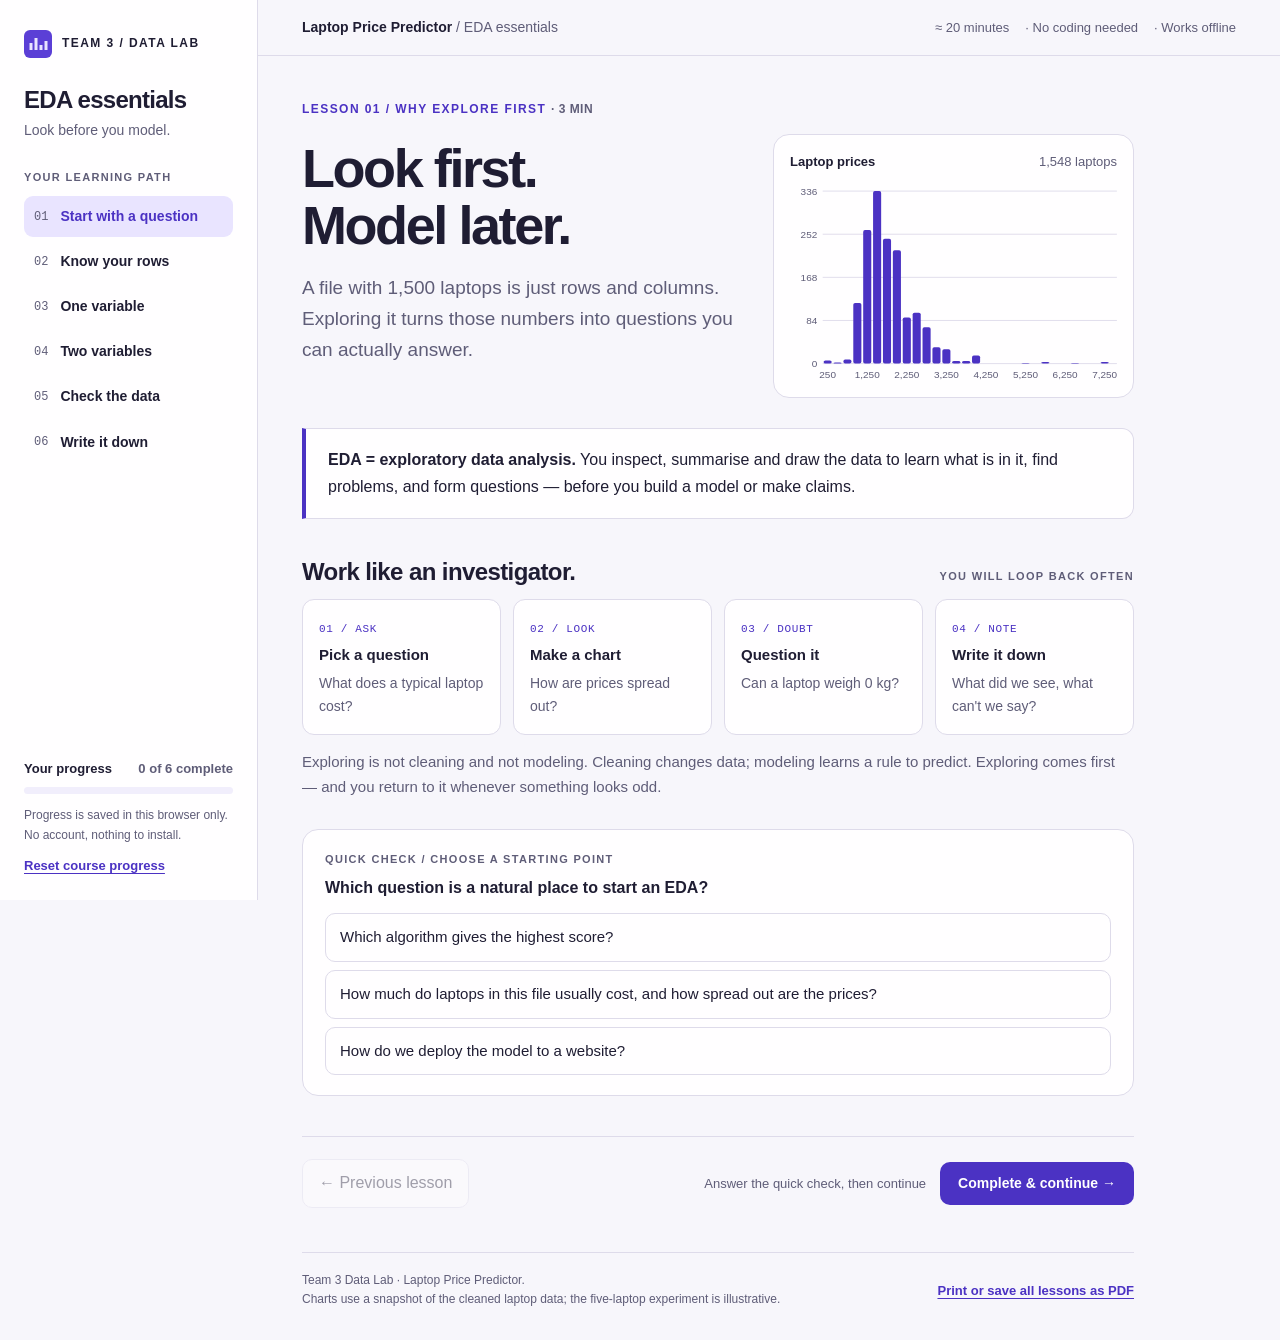
<file: courses/eda/index.html>
<!doctype html>
<html lang="en" class="no-js">
<head>
  <meta charset="utf-8">
  <meta name="viewport" content="width=device-width, initial-scale=1">
  <meta name="description" content="A short, hands-on introduction to exploratory data analysis, using real laptop prices. Six lessons. No coding required. Works offline.">
  <link rel="icon" href="data:image/svg+xml,%3Csvg xmlns='http://www.w3.org/2000/svg' viewBox='0 0 32 32'%3E%3Crect width='32' height='32' rx='6' fill='%235b3fd6'/%3E%3Cpath d='M8 22V12M14 22V8M20 22v-6M26 22V14' stroke='%23e9e4ff' stroke-width='3'/%3E%3C/svg%3E">
  <title>EDA essentials · Team 3 Data Lab</title>
  <style>
    :root{--paper:#f7f6fb;--white:#fffeff;--ink:#1f1d33;--muted:#5f5d78;--line:#dedbea;--violet:#4b32c3;--lilac:#e9e4ff;--pale:#f1eefc;--orange:#b5560f;--warm:#fbefe3;--green:#0f7f6f;--side:258px}
    *{box-sizing:border-box}html{scroll-behavior:smooth}body{margin:0;color:var(--ink);background:var(--paper);font:16px/1.65 -apple-system,BlinkMacSystemFont,"Segoe UI",sans-serif}button,input,textarea,select{font:inherit}button,a,input,textarea{-webkit-tap-highlight-color:transparent}a{color:var(--violet);text-underline-offset:3px}
    .skip{position:fixed;left:20px;top:-80px;background:var(--ink);color:white;padding:12px 20px;z-index:10}.skip:focus{top:12px}
    .sidebar{position:fixed;inset:0 auto 0 0;width:var(--side);padding:30px 24px 22px;border-right:1px solid var(--line);background:var(--white);display:flex;flex-direction:column;overflow-y:auto}
    .brand{display:flex;align-items:center;gap:10px;color:var(--ink);text-decoration:none;font-size:12px;font-weight:750;letter-spacing:.12em}.brand svg{width:28px;height:28px;flex:none}
    .side-title{font-size:24px;font-weight:750;letter-spacing:-.03em;margin:28px 0 0;line-height:1.2}.side-sub{color:var(--muted);margin:4px 0 26px;font-size:14px}
    .tiny-label{display:block;font-size:11px;font-weight:750;letter-spacing:.12em;text-transform:uppercase;color:var(--muted)}
    .lesson-nav{list-style:none;margin:10px 0 0;padding:0;display:grid;gap:4px}.lesson-nav a{display:flex;align-items:center;gap:12px;padding:9px 10px;border-radius:9px;text-decoration:none;color:var(--ink);font-size:14px;font-weight:600}
    .lesson-nav a:hover{background:var(--pale)}.lesson-nav a[aria-current="step"]{background:var(--lilac);color:var(--violet)}
    .step-num{font:12px ui-monospace,SFMono-Regular,Consolas,monospace;color:var(--muted)}.step-name{flex:1}.done-dot{width:9px;height:9px;border-radius:50%;background:var(--green)}
    .side-bottom{margin-top:auto;padding-top:24px}.progress-meta{display:flex;justify-content:space-between;font-size:13px;font-weight:650;margin-bottom:8px}.progress-meta span:last-child{color:var(--muted)}
    .progress-track{height:7px;background:var(--pale);border-radius:9px;overflow:hidden}.progress-fill{height:100%;width:0;background:var(--violet);transition:width .35s}
    .sidebar-note{color:var(--muted);font-size:12px;margin:12px 0 6px}.text-button{border:0;background:none;color:var(--violet);padding:0;cursor:pointer;font-size:13px;font-weight:650;text-decoration:underline;text-underline-offset:3px}
    .page{margin-left:var(--side);min-height:100vh}.topbar{display:flex;justify-content:space-between;align-items:center;gap:16px;flex-wrap:wrap;padding:16px 44px;border-bottom:1px solid var(--line);background:rgba(247,246,251,.92);position:sticky;top:0;z-index:4;backdrop-filter:blur(8px)}
    .breadcrumb{font-size:14px;font-weight:650}.breadcrumb span{color:var(--muted);font-weight:500}.course-meta{display:flex;gap:16px;font-size:13px;color:var(--muted)}.course-meta span::before{content:"· ";}.course-meta span:first-child::before{content:""}
    .shell{max-width:920px;padding:44px 44px 30px;outline:none}.lesson{display:none}.lesson.active{display:block;animation:in .35s ease}@keyframes in{from{opacity:0;transform:translateY(8px)}to{opacity:1;transform:none}}
    .no-js .lesson{display:block;margin-bottom:70px}
    .eyebrow{font-size:12px;font-weight:750;letter-spacing:.12em;text-transform:uppercase;color:var(--violet);margin:0 0 14px}.eyebrow span{color:var(--muted);letter-spacing:.04em}
    h1{font-size:clamp(34px,5vw,54px);line-height:1.05;letter-spacing:-.045em;margin:0 0 18px;outline:none}h2{font-size:24px;letter-spacing:-.025em;line-height:1.25;margin:38px 0 12px}h3{font-size:17px;margin:0 0 6px}
    .lead{font-size:19px;color:var(--muted);max-width:640px;margin:0 0 26px}.small{font-size:15px;color:var(--muted)}
    .intro-grid{display:grid;grid-template-columns:1.1fr .9fr;gap:30px;align-items:center}.hero-viz{background:var(--white);border:1px solid var(--line);border-radius:16px;padding:16px 16px 6px}
    .figure-top{display:flex;justify-content:space-between;font-size:13px;margin-bottom:6px}.figure-top span{color:var(--muted)}figure{margin:0}
    .definition{background:var(--white);border:1px solid var(--line);border-left:4px solid var(--violet);border-radius:0 12px 12px 0;padding:18px 22px;margin:30px 0 0}
    .section-head{display:flex;justify-content:space-between;align-items:baseline;gap:12px;flex-wrap:wrap}.section-head h2{margin-bottom:12px}
    .workflow{display:grid;grid-template-columns:repeat(4,1fr);gap:12px}.workflow-item{background:var(--white);border:1px solid var(--line);border-radius:12px;padding:16px;font-size:14px;color:var(--muted)}.workflow-item b{display:block;color:var(--ink);font-size:15px;margin:4px 0}
    .small-number{font:11px ui-monospace,SFMono-Regular,monospace;color:var(--violet);letter-spacing:.06em}
    .stats{display:grid;grid-template-columns:repeat(3,1fr);gap:12px;margin:0 0 22px}.stat{background:var(--white);border:1px solid var(--line);border-radius:12px;padding:16px}.stat b{display:block;font-size:30px;letter-spacing:-.04em;line-height:1.2}.stat span{font-size:13px;color:var(--muted)}
    .table-wrap{overflow-x:auto;border:1px solid var(--line);border-radius:12px;background:var(--white)}table{border-collapse:collapse;width:100%;font-size:14px}th,td{padding:10px 14px;border-bottom:1px solid var(--line);text-align:left;white-space:nowrap}th{background:var(--pale);font-weight:650}tbody tr:last-child td{border-bottom:0}.num{text-align:right;font-variant-numeric:tabular-nums}
    .type-list{display:grid;grid-template-columns:repeat(3,1fr);gap:12px}.type-item{background:var(--white);border:1px solid var(--line);border-radius:12px;padding:16px}.type-item p{margin:0;font-size:14px;color:var(--muted)}
    .type-icon{display:inline-grid;place-items:center;min-width:34px;height:28px;padding:0 6px;border-radius:7px;background:var(--lilac);color:var(--violet);font:12px ui-monospace,monospace;font-weight:700;margin-bottom:10px}
    .callout{background:var(--pale);border-radius:12px;padding:16px 20px;margin:24px 0;font-size:15px}.callout p{margin:0}.callout.warm{background:var(--warm)}
    code{font:13px ui-monospace,SFMono-Regular,Consolas,monospace;background:var(--pale);padding:2px 5px;border-radius:4px}pre{background:var(--ink);color:#ece9ff;padding:18px;border-radius:12px;overflow:auto;font-size:13px}pre code{background:none;padding:0;color:inherit}
    .chart-panel{background:var(--white);border:1px solid var(--line);border-radius:16px;padding:22px 22px 12px;margin:0 0 22px}.chart-header{display:flex;justify-content:space-between;gap:14px;flex-wrap:wrap;align-items:flex-start}.chart-header h2{margin:0 0 2px;font-size:19px}.chart-header p{margin:0;font-size:13px;color:var(--muted)}
    .segmented{display:inline-flex;background:var(--pale);border-radius:10px;padding:3px;gap:2px;flex-wrap:wrap}.segmented button{border:0;background:none;padding:6px 12px;border-radius:8px;cursor:pointer;font-size:13px;font-weight:650;color:var(--muted)}.segmented button[aria-pressed="true"]{background:var(--white);color:var(--violet);box-shadow:0 1px 3px rgba(0,0,0,.08)}
    svg text{font-family:inherit}.chart-svg{width:100%;height:auto;display:block;margin-top:10px}.axis{font-size:11px;fill:var(--muted)}.gridline{stroke:var(--line)}.bar{fill:var(--violet)}.bar:hover,.dot:hover{fill:var(--orange)}.dot{fill:var(--violet);fill-opacity:.38}.dot.gpu{fill:var(--orange);fill-opacity:.45}
    .chart-note{font-size:13px;color:var(--muted);margin:6px 0 4px}
    .tooltip{position:fixed;pointer-events:none;background:var(--ink);color:white;font-size:12px;padding:6px 10px;border-radius:7px;opacity:0;transition:opacity .1s;z-index:20;max-width:260px}
    .two-col{display:grid;grid-template-columns:1fr 1fr;gap:26px;margin:8px 0 10px}
    .mini-experiment,.sample-note,.worksheet{background:var(--white);border:1px solid var(--line);border-radius:16px;padding:22px;margin:24px 0}.note-label{display:block;font-size:11px;font-weight:750;letter-spacing:.12em;text-transform:uppercase;color:var(--violet);margin-bottom:8px}
    .experiment-values{font:14px ui-monospace,monospace;color:var(--muted)}.experiment-out{display:grid;grid-template-columns:1fr 1fr;gap:12px;margin:14px 0}.experiment-out div{background:var(--pale);border-radius:10px;padding:12px 16px}.experiment-out b{display:block;font-size:26px;letter-spacing:-.03em}
    .btn{border:0;background:var(--violet);color:white;padding:10px 18px;border-radius:10px;cursor:pointer;font-weight:650;font-size:14px}.btn.ghost{background:none;color:var(--violet);border:1px solid var(--line)}
    .check{border:1px solid var(--line);border-radius:16px;padding:20px 22px;margin:30px 0 0;background:var(--white)}.question{font-weight:650;margin:6px 0 12px}.options{display:grid;gap:8px}
    .options button{text-align:left;border:1px solid var(--line);background:var(--white);border-radius:10px;padding:11px 14px;cursor:pointer;font-size:15px;color:var(--ink)}.options button:hover{border-color:var(--violet)}
    .options button.correct{border-color:var(--green);background:#e8f6f2}.options button.incorrect{border-color:var(--orange);background:var(--warm)}.feedback{margin:12px 0 0;font-size:14px;color:var(--muted)}
    .quality-list{list-style:none;padding:0;margin:0;display:grid;gap:12px;counter-reset:q}.quality-list li{display:flex;gap:16px;background:var(--white);border:1px solid var(--line);border-radius:12px;padding:16px 18px;counter-increment:q}
    .quality-list li::before{content:counter(q,decimal-leading-zero);font:12px ui-monospace,monospace;color:var(--violet);padding-top:3px}.quality-list p{margin:0;font-size:14px;color:var(--muted)}
    label.block{display:block;font-weight:650;font-size:14px;margin:14px 0 6px}textarea{width:100%;min-height:96px;border:1px solid var(--line);border-radius:10px;padding:12px;background:var(--paper);color:var(--ink);resize:vertical}textarea:focus{outline:3px solid var(--lilac);border-color:var(--violet)}
    .actions{display:flex;gap:10px;flex-wrap:wrap;margin-top:14px;align-items:center}.save-state{font-size:13px;color:var(--muted)}
    .recap{padding-left:20px}.recap li{margin:4px 0}
    .resource-list{display:flex;flex-wrap:wrap;gap:10px;margin:24px 0}.resource-list a{background:var(--white);border:1px solid var(--line);border-radius:999px;padding:8px 16px;text-decoration:none;font-size:14px;font-weight:650}
    .completion{background:var(--ink);color:white;border-radius:16px;padding:26px;margin-top:26px}.completion h2{margin:0 0 6px}.completion p{margin:0;color:#d7d2f3}
    details{margin:20px 0}summary{cursor:pointer;color:var(--violet);font-weight:650}
    .lesson-controls{display:flex;justify-content:space-between;align-items:center;gap:12px;flex-wrap:wrap;border-top:1px solid var(--line);margin-top:40px;padding-top:22px}.back{border:1px solid var(--line);background:var(--white);border-radius:10px;padding:10px 16px;cursor:pointer;color:var(--ink)}.back:disabled{opacity:.4;cursor:default}
    .next-wrap{display:flex;align-items:center;gap:14px}.control-hint{font-size:13px;color:var(--muted)}
    .page-footer{display:flex;justify-content:space-between;gap:16px;flex-wrap:wrap;color:var(--muted);font-size:12px;margin-top:44px;padding-top:18px;border-top:1px solid var(--line)}
    .noscript{background:var(--warm);padding:14px 18px;border-radius:12px}
    @media(min-width:1450px){.shell{padding-top:50px}}
    @media(max-width:1100px){:root{--side:228px}.shell{padding:35px 30px 20px}.intro-grid{gap:20px}.topbar{padding:14px 30px}}
    @media(max-width:780px){:root{--side:0px}.sidebar{position:relative;width:auto;padding:19px 22px 0;border-right:0;border-bottom:1px solid var(--line)}.side-title,.side-sub,.side-bottom .sidebar-note{display:none}.lesson-nav{display:flex;overflow-x:auto;gap:6px;padding-bottom:14px}.lesson-nav a{white-space:nowrap;border:1px solid var(--line)}.side-bottom{padding:0 0 14px}.tiny-label.path{display:none}.shell,.topbar{padding-left:16px;padding-right:16px}.intro-grid,.two-col,.type-list,.stats,.workflow{grid-template-columns:1fr}.course-meta .offline{display:none}}
    @media(prefers-reduced-motion:reduce){html{scroll-behavior:auto}*{transition:none!important;animation:none!important}}
    @media print{body{background:white;font-size:11pt}.sidebar,.topbar,.lesson-controls,.page-footer button,.segmented,.actions,.options button:not(.correct),.mini-experiment button{display:none!important}.page{margin:0}.shell{max-width:none;padding:0}.lesson{display:block!important;break-after:page}}
  </style>
</head>
<body>
<a class="skip" href="#main">Skip to lesson</a>
<aside class="sidebar" aria-label="Course navigation">
  <a class="brand" href="#lesson-1" aria-label="Team 3 Data Lab · Course start">
    <svg viewBox="0 0 28 28" fill="none" aria-hidden="true"><rect width="28" height="28" rx="6" fill="#5b3fd6"/><path d="M7 20V13M12 20V8M17 20v-5M22 20V11" stroke="#e9e4ff" stroke-width="3"/></svg>
    TEAM 3 / DATA LAB
  </a>
  <p class="side-title">EDA essentials</p>
  <p class="side-sub">Look before you model.</p>
  <span class="tiny-label path">Your learning path</span>
  <ol class="lesson-nav">
    <li><a href="#lesson-1" data-lesson="0"><span class="step-num">01</span><span class="step-name">Start with a question</span><span class="done-dot" aria-label="Completed" hidden></span></a></li>
    <li><a href="#lesson-2" data-lesson="1"><span class="step-num">02</span><span class="step-name">Know your rows</span><span class="done-dot" aria-label="Completed" hidden></span></a></li>
    <li><a href="#lesson-3" data-lesson="2"><span class="step-num">03</span><span class="step-name">One variable</span><span class="done-dot" aria-label="Completed" hidden></span></a></li>
    <li><a href="#lesson-4" data-lesson="3"><span class="step-num">04</span><span class="step-name">Two variables</span><span class="done-dot" aria-label="Completed" hidden></span></a></li>
    <li><a href="#lesson-5" data-lesson="4"><span class="step-num">05</span><span class="step-name">Check the data</span><span class="done-dot" aria-label="Completed" hidden></span></a></li>
    <li><a href="#lesson-6" data-lesson="5"><span class="step-num">06</span><span class="step-name">Write it down</span><span class="done-dot" aria-label="Completed" hidden></span></a></li>
  </ol>
  <div class="side-bottom">
    <div class="progress-meta"><span>Your progress</span><span id="progress-text">0 of 6 complete</span></div>
    <div class="progress-track" role="progressbar" aria-label="Lessons completed" aria-valuemin="0" aria-valuemax="6" aria-valuenow="0"><div class="progress-fill" id="progress-fill"></div></div>
    <p class="sidebar-note" id="save-note">Progress is saved in this browser only.<br>No account, nothing to install.</p>
    <button class="text-button" id="reset-course" type="button">Reset course progress</button>
  </div>
</aside>
<div class="page">
  <header class="topbar"><div class="breadcrumb">Laptop Price Predictor <span>/ EDA essentials</span></div><div class="course-meta"><span class="duration">≈ 20 minutes</span><span>No coding needed</span><span class="offline">Works offline</span></div></header>
  <main class="shell" id="main" tabindex="-1">
    <noscript><p class="noscript">All six lessons are shown below. Turn on JavaScript for the interactive charts, quick checks and saved progress. The full <a href="../../reports/laptops_eda.html">laptop EDA report</a> has more charts.</p></noscript>

    <section class="lesson" id="lesson-1" aria-labelledby="title-1">
      <p class="eyebrow">Lesson 01 / Why explore first <span>· 3 min</span></p>
      <div class="intro-grid">
        <div><h1 id="title-1" tabindex="-1">Look first.<br>Model later.</h1><p class="lead">A file with 1,500 laptops is just rows and columns. Exploring it turns those numbers into questions you can actually answer.</p></div>
        <div class="hero-viz"><div class="figure-top"><strong>Laptop prices</strong><span id="hero-count"></span></div><figure><svg id="hero-chart" class="chart-svg" viewBox="0 0 360 230" role="img" aria-label="Small histogram of laptop prices"></svg></figure></div>
      </div>
      <p class="definition"><strong>EDA = exploratory data analysis.</strong> You inspect, summarise and draw the data to learn what is in it, find problems, and form questions — before you build a model or make claims.</p>
      <div class="section-head"><h2>Work like an investigator.</h2><span class="tiny-label">You will loop back often</span></div>
      <div class="workflow">
        <div class="workflow-item"><span class="small-number">01 / ASK</span><b>Pick a question</b>What does a typical laptop cost?</div>
        <div class="workflow-item"><span class="small-number">02 / LOOK</span><b>Make a chart</b>How are prices spread out?</div>
        <div class="workflow-item"><span class="small-number">03 / DOUBT</span><b>Question it</b>Can a laptop weigh 0 kg?</div>
        <div class="workflow-item"><span class="small-number">04 / NOTE</span><b>Write it down</b>What did we see, what can't we say?</div>
      </div>
      <p class="small">Exploring is not cleaning and not modeling. Cleaning changes data; modeling learns a rule to predict. Exploring comes first — and you return to it whenever something looks odd.</p>
      <div class="check" data-check="0" data-answer="1"><span class="tiny-label">Quick check / Choose a starting point</span><p class="question">Which question is a natural place to start an EDA?</p>
        <div class="options"><button type="button">Which algorithm gives the highest score?</button><button type="button">How much do laptops in this file usually cost, and how spread out are the prices?</button><button type="button">How do we deploy the model to a website?</button></div>
        <p class="feedback" hidden>Right: it is about understanding the data that is already there. Choosing algorithms and deploying come later.</p></div>
    </section>

    <section class="lesson" id="lesson-2" aria-labelledby="title-2">
      <p class="eyebrow">Lesson 02 / Get oriented <span>· 3 min</span></p>
      <h1 id="title-2" tabindex="-1">Know what one row is.</h1><p class="lead">Before any calculation, find out what a single row describes and what each column really means.</p>
      <div class="stats"><div class="stat"><b id="stat-rows"></b><span>rows · laptop configurations after cleaning</span></div><div class="stat"><b>21</b><span>columns · in the original file</span></div><div class="stat"><b id="stat-brands"></b><span>brands · HP and Lenovo lead</span></div></div>
      <div class="table-wrap"><table><thead><tr><th scope="col">Brand</th><th scope="col">Model</th><th scope="col" class="num">RAM (GB)</th><th scope="col" class="num">SSD (GB)</th><th scope="col" class="num">Dedicated GPU</th><th scope="col" class="num">Price</th></tr></thead><tbody id="sample-rows"></tbody></table></div>
      <div class="actions"><button class="btn ghost" id="reshuffle" type="button">Show five other laptops</button></div>
      <h2>Each kind of column asks a different question.</h2>
      <div class="type-list">
        <div class="type-item"><span class="type-icon">123</span><h3>Numeric</h3><p>Amounts you can measure or count: RAM, SSD size, weight, price. Ask: range, typical value, spread.</p></div>
        <div class="type-item"><span class="type-icon">0/1</span><h3>Binary</h3><p>Yes or no, stored as 1 or 0: touch screen, dedicated GPU. Ask: what share is "yes"?</p></div>
        <div class="type-item"><span class="type-icon">Abc</span><h3>Text / category</h3><p>Labels such as brand or CPU name. Ask: which values, how often? Models need them turned into numbers.</p></div>
      </div>
      <div class="callout"><p><strong>Meaning before math.</strong> <code>HHD</code> means hard-disk storage in GB. <code>Price</code> is the listed price; the source does not say which currency, so we treat it as USD. Check the <a href="../../dat/laptops/data_description.txt">column guide</a> whenever a name is unclear.</p></div>
      <div class="check" data-check="1" data-answer="2"><span class="tiny-label">Quick check / Read the meaning</span><p class="question">The column <code>Dedicated_Gpu</code> only contains 0 and 1. What kind of column is it?</p>
        <div class="options"><button type="button">A measurement, like weight</button><button type="button">A free-text label</button><button type="button">Binary: 1 means the laptop has a separate graphics card</button></div>
        <p class="feedback" hidden>Exactly. An average of a binary column is a share: the mean of Dedicated_Gpu is the fraction of laptops with a graphics card.</p></div>
    </section>

    <section class="lesson" id="lesson-3" aria-labelledby="title-3">
      <p class="eyebrow">Lesson 03 / One variable at a time <span>· 4 min</span></p>
      <h1 id="title-3" tabindex="-1">What is normal?<br>What stands out?</h1><p class="lead">Studying one column alone is <strong>univariate analysis</strong>. Start with the outcome we want to predict: price.</p>
      <div class="chart-panel"><div class="chart-header"><div><h2>How laptop prices are spread</h2><p id="hist-sub">each bar counts laptops in a price range</p></div>
        <div class="segmented" role="group" aria-label="Price bin width"><button type="button" data-bin="100" aria-pressed="false">100</button><button type="button" data-bin="250" aria-pressed="true">250</button><button type="button" data-bin="500" aria-pressed="false">500</button></div></div>
        <svg id="hist-chart" class="chart-svg" viewBox="0 0 760 300" role="img" aria-label="Histogram of laptop prices"></svg>
        <p class="chart-note">Hover over a bar to see the range and the count.</p></div>
      <div class="two-col">
        <div><h3>Center and spread</h3><p class="small">The <strong>median</strong> is the middle laptop after sorting by price: <b id="median-out"></b>. The <strong>mean</strong> is the average: <b id="mean-out"></b>. Half of all laptops cost between <b id="iqr-out"></b>.</p></div>
        <div><h3>Shape</h3><p class="small">Most prices sit in one hump, with a long tail to the right — a handful of gaming and workstation laptops above 5,000. That is a <strong>right-skewed</strong> distribution.</p></div>
      </div>
      <div class="mini-experiment"><span class="note-label">Try it / Why the mean moves</span><h3>Five ordinary laptops. Then one very expensive one.</h3>
        <p class="experiment-values" id="experiment-values"></p>
        <div class="experiment-out"><div><span class="small">Mean</span><b id="exp-mean"></b></div><div><span class="small">Median</span><b id="exp-median"></b></div></div>
        <div class="actions"><button class="btn" id="add-outlier" type="button">Add a 9,000 laptop</button><button class="btn ghost" id="reset-outlier" type="button">Reset</button></div></div>
      <div class="check" data-check="2" data-answer="0"><span class="tiny-label">Quick check / Read the shape</span><p class="question">A few very expensive laptops pull one statistic upward. Which one describes a typical laptop better?</p>
        <div class="options"><button type="button">The median</button><button type="button">The mean</button><button type="button">The maximum</button></div>
        <p class="feedback" hidden>Yes. The median only cares about the middle position, so a few extreme prices barely change it.</p></div>
    </section>

    <section class="lesson" id="lesson-4" aria-labelledby="title-4">
      <p class="eyebrow">Lesson 04 / Relationships <span>· 4 min</span></p>
      <h1 id="title-4" tabindex="-1">How do specs<br>move with price?</h1><p class="lead">Looking at two columns together is <strong>bivariate analysis</strong>. Does price change with memory? With a graphics card? With the brand?</p>
      <div class="chart-panel"><div class="chart-header"><div><h2 id="rel-title"></h2><p id="rel-sub"></p></div>
        <div class="segmented" role="group" aria-label="Relationship view"><button type="button" data-view="scatter" aria-pressed="true">RAM × price</button><button type="button" data-view="ram" aria-pressed="false">Median by RAM</button><button type="button" data-view="brand" aria-pressed="false">Median by brand</button></div></div>
        <svg id="rel-chart" class="chart-svg" viewBox="0 0 760 340" role="img" aria-label="Relationship chart"></svg>
        <p class="chart-note" id="rel-note"></p></div>
      <div class="two-col">
        <div><h3>Number × number → scatter plot</h3><p class="small">Look for direction, strength, clusters and odd points. The <strong>correlation</strong> between RAM and log(price) here is <b id="corr-out"></b>: a strong positive link.</p></div>
        <div><h3>Category × number → compare groups</h3><p class="small">Compare the median price per group, and always check how many laptops are in each group. A brand with 2 laptops says very little.</p></div>
      </div>
      <div class="callout warm"><p><strong>A pattern is a clue, not a cause.</strong> Laptops with 64 GB of RAM are often gaming or workstation machines with a strong GPU and a sharp screen. The chart alone can't tell you how much the RAM itself adds.</p></div>
      <div class="check" data-check="3" data-answer="1"><span class="tiny-label">Quick check / Keep the claim honest</span><p class="question">Laptops with a dedicated GPU have a higher median price. What can you say?</p>
        <div class="options"><button type="button">Adding a GPU to any laptop raises its value by exactly that difference</button><button type="button">In this data, laptops with a GPU tend to cost more — other specs may explain part of it</button><button type="button">GPUs have nothing to do with price</button></div>
        <p class="feedback" hidden>Correct. Describe what you observed in this data, and say what it does not prove.</p></div>
    </section>

    <section class="lesson" id="lesson-5" aria-labelledby="title-5">
      <p class="eyebrow">Lesson 05 / Data quality <span>· 3 min</span></p>
      <h1 id="title-5" tabindex="-1">Trust, but check.</h1><p class="lead">An odd value can be a typing error, a missing value in disguise, or a real but unusual laptop. Find out which before you change anything.</p>
      <ol class="quality-list">
        <li><div><h3>Empty rows: 3.</h3><p>Three rows have no values at all. They describe no laptop, so they are removed.</p></div></li>
        <li><div><h3>Impossible weights: 11 laptops weigh 0 kg.</h3><p>Zero is not a real weight; it means "unknown". We leave these laptops out instead of inventing a weight.</p></div></li>
        <li><div><h3>No storage: 1 laptop with 0 GB.</h3><p>Every laptop has storage, so this is missing data too. Left out.</p></div></li>
        <li><div><h3>Repeated models: <span id="models-out"></span> models, <span id="rows-out"></span> rows.</h3><p>The same laptop appears with different RAM or SSD. That is not an error, but it makes a random test set easier — remember it when you evaluate a model.</p></div></li>
        <li><div><h3>Currency: not labelled.</h3><p>The prices have no currency. We state our assumption (USD) instead of hiding it.</p></div></li>
      </ol>
      <div class="callout"><p><strong>Keep a record.</strong> Write down each problem, the evidence, your decision and how many rows it affects. Keep the original file unchanged; do the cleaning in code (<code>scripts/common.py</code>) so anyone can repeat it.</p></div>
      <div class="check" data-check="4" data-answer="2"><span class="tiny-label">Quick check / Missing or real?</span><p class="question">A laptop has <code>Weight_kg = 0</code>. What is the best first step?</p>
        <div class="options"><button type="button">Replace it with the average weight and move on</button><button type="button">Delete the whole column</button><button type="button">Treat it as missing, count how many rows have it, and document what you do</button></div>
        <p class="feedback" hidden>Yes. Zero is impossible here, so it is a missing value. Count it, decide, and write the decision down.</p></div>
    </section>

    <section class="lesson" id="lesson-6" aria-labelledby="title-6">
      <p class="eyebrow">Lesson 06 / Your turn <span>· 3 min</span></p>
      <h1 id="title-6" tabindex="-1">From a chart<br>to a clear note.</h1><p class="lead">The result of EDA is understanding. A good note separates what you saw, what you cannot conclude, and what you will check next.</p>
      <div class="sample-note"><span class="note-label">An example note</span>
        <p><strong>Observation.</strong> In these <span class="n-rows"></span> laptops, the median price is <span class="n-median"></span> and the mean is <span class="n-mean"></span>. Median price rises from <span class="n-r8"></span> with 8 GB RAM to <span class="n-r32"></span> with 32 GB.</p>
        <p><strong>Limit.</strong> Laptops with more RAM also tend to have other premium specs, so this does not show the value of RAM alone. Prices are listings, not sales, in an unlabelled currency.</p>
        <p style="margin:0"><strong>Next.</strong> Compare laptops with the same CPU tier and GPU, and test a model on laptop models it has never seen.</p></div>
      <div class="worksheet"><h2 style="margin-top:0">Write your first EDA note.</h2><p class="small">Pick one chart from this course. Keep each claim specific to this data.</p>
        <label class="block" for="note-observe">What I observed</label><textarea id="note-observe" data-note="observe" placeholder="In this data, …"></textarea>
        <label class="block" for="note-limit">What I can't conclude</label><textarea id="note-limit" data-note="limit" placeholder="This does not show …"></textarea>
        <label class="block" for="note-next">What I would check next</label><textarea id="note-next" data-note="next" placeholder="Next, I would …"></textarea>
        <div class="actions"><button class="btn" id="download-note" type="button">Download my note</button><span class="save-state" id="note-state">Saved in this browser.</span></div></div>
      <div class="callout warm"><p><strong>Before modeling: lock away a test set.</strong> This course explores all laptops. For a fair model score, the model must be judged on laptops it never saw while it was being built — see <code>scripts/train_models.py</code>.</p></div>
      <h2>Your pocket checklist.</h2>
      <ul class="recap"><li>Write the question and what one row means.</li><li>Check column types, units and the column guide.</li><li>Look at distributions: center, spread, shape.</li><li>Compare groups and draw relationships — and count the group sizes.</li><li>Find impossible, missing and repeated values; document every decision.</li><li>Write notes that separate observation, limits and next steps.</li></ul>
      <details><summary>Optional: the same first look in Python</summary><p class="small">Run from the project folder with the environment activated.</p>
<pre><code>import pandas as pd

df = pd.read_csv("dat/laptops/laptops_starter.csv")
df.head()                          # first rows
df.info()                          # types and non-empty counts
df.describe()                      # numeric summaries
df["brand"].value_counts()         # laptops per brand
df.groupby("ram_gb")["price"].median()   # median price per RAM size
df["price"].hist(bins=40)          # price distribution</code></pre></details>
      <div class="resource-list"><a href="../../reports/laptops_eda.html">Open the full EDA report ↗</a><a href="../../reports/laptops_models.html">See the model comparison ↗</a><a href="../../dat/laptops/laptops_starter.csv" download>Download the starter CSV ↓</a><a href="../../dat/laptops/data_description.txt">Read the column guide ↗</a></div>
      <div class="completion" id="completion" hidden role="status"><span class="note-label" style="color:#cfc6ff">All six lessons complete</span><h2>You're ready to explore.</h2><p>Ask a question. Look closely. Doubt what looks odd. Write down what you find.</p></div>
    </section>

    <div class="lesson-controls" id="lesson-controls" hidden><button class="back" id="previous" type="button">← Previous lesson</button><div class="next-wrap"><span class="control-hint" id="next-hint">Answer the quick check, then continue</span><button class="btn" id="next" type="button">Complete &amp; continue →</button></div></div>
    <footer class="page-footer"><span>Team 3 Data Lab · Laptop Price Predictor.<br>Charts use a snapshot of the cleaned laptop data; the five-laptop experiment is illustrative.</span><button id="print-course" class="text-button" type="button">Print or save all lessons as PDF</button></footer>
  </main>
</div>
<div class="tooltip" id="tooltip" role="tooltip"></div>
<script id="laptop-data" type="application/json">[["MSI",64,1000,1,2728.8,"MSI Prestige 16 AI+"],["MSI",64,1000,0,2528.8,"MSI Prestige 16 AI+"],["ASUS",24,4000,1,2428.8,"ASUS Vivobook S16"],["Toshiba",16,512,0,1390.2,"Dynabook X series"],["Lenovo",32,1000,1,2067.8,"Lenovo Legion 5a (15\", Gen 11, 15AGP11)"],["Lenovo",16,512,1,1571.2,"Lenovo ThinkBook 16 Gen 8"],["HP",8,1000,0,1348.8,"HP 240 G9"],["HP",8,1000,1,1548.8,"HP 245 G9"],["HP",8,1000,0,1348.8,"HP 240 G9"],["HP",8,1000,0,1348.8,"HP 240 G9"],["HP",8,0,1,1128.0,"HP Fortis 11 G9 Q Chromebook (11.6\")"],["HP",32,1000,1,2028.8,"HP EliteBook X Flip G2i (14\")"],["HP",32,1000,1,2028.8,"HP EliteBook X G2i (14\")"],["HP",4,0,0,1068.0,"HP 15"],["Lenovo",8,0,0,1200.0,"Lenovo Chromebook Plus 2-in-1"],["Lenovo",16,512,1,1559.2,"Lenovo LOQ Essential (15ARP11, Gen 11)"],["Lenovo",16,512,1,1559.2,"Lenovo LOQ Essential (15ARP11, Gen 11)"],["Samsung",16,1000,0,1468.8,"Samsung Galaxy Book6 (16″)"],["Samsung",16,1000,0,1508.8,"Samsung Galaxy Book6 (14\")"],["Samsung",16,1000,0,1508.8,"Samsung Galaxy Book6 (14\")"],["Samsung",16,512,1,1459.2,"Samsung Galaxy Book5 Edge (15.6\")"],["ASUS",24,4000,1,2428.8,"ASUS Vivobook S16"],["ASUS",16,1000,0,1508.8,"ASUS Zenbook S 14"],["ASUS",8,256,1,1348.0,"ASUS Vivobook Go 15 OLED"],["ASUS",16,512,0,1411.2,"ASUS Vivobook 14"],["Acer",32,1000,0,1776.8,"Acer TravelLite (TL04-51M)"],["Acer",32,1000,0,1828.8,"Acer Swift Neo 14 (SFN14-54H)"],["Dell",8,0,0,1200.0,"Dell Wyse 5470"],["Dell",8,0,0,1200.0,"Dell Wyse 5470"],["Lenovo",64,3000,1,3107.8,"Lenovo Yoga Pro 7i Aura Edition (15\", Gen 11)"],["Lenovo",32,2000,0,2028.8,"Lenovo Yoga Slim 7i Aura Edition (14″, Gen 11)"],["Lenovo",32,2000,0,2028.8,"Lenovo Yoga Slim 7i Aura Edition (14″, Gen 11)"],["Lenovo",64,2000,1,2928.8,"Lenovo Legion 7a (16\", Gen 11)"],["Lenovo",32,1000,1,2028.8,"Lenovo IdeaPad Pro 5i (14\", Gen 11)"],["Lenovo",16,512,0,1359.2,"Lenovo V15 Gen 6 (Intel)"],["Lenovo",64,2000,1,2868.8,"Lenovo Yoga Slim 7i Ultra Aura Edition (14\", Gen 11)"],["Lenovo",64,2000,1,2868.8,"Lenovo Yoga Slim 7i Ultra Aura Edition (14\", Gen 11)"],["Lenovo",8,0,1,1300.0,"Lenovo Chromebook m (14\", Gen 11)"],["Lenovo",32,2000,0,1988.8,"Lenovo Yoga 7i 2-in-1 Aura Edition (16\", Gen 11)"],["Lenovo",32,2000,0,2028.8,"Lenovo Yoga 7i 2-in-1 Aura Edition (14\", Gen 11)"],["Lenovo",32,2000,0,2028.8,"Lenovo IdeaPad Slim 5i"],["Lenovo",32,2000,0,2028.8,"Lenovo IdeaPad Slim 5i"],["Lenovo",32,2000,1,2228.8,"Lenovo IdeaPad Slim 5a"],["Lenovo",32,1000,1,1867.8,"Lenovo IdeaPad Slim 5x"],["Lenovo",32,2000,0,1988.8,"Lenovo IdeaPad Slim 5i"],["Lenovo",32,2000,0,1988.8,"Lenovo IdeaPad Slim 5i"],["Lenovo",32,2000,1,2188.8,"Lenovo IdeaPad Slim 5a"],["Lenovo",32,2000,1,2188.8,"Lenovo IdeaPad Slim 5a"],["Lenovo",32,1000,1,2028.8,"Lenovo V14 Gen 6"],["Lenovo",32,1000,1,2028.8,"Lenovo V14 Gen 6"],["Lenovo",32,1000,1,2028.8,"Lenovo V14 Gen 6"],["MSI",32,1000,1,2028.8,"MSI Modern A14 AI+ (F3HMx)"],["ASUS",32,2000,1,2288.8,"ASUS ROG Zephyrus G16 GU606"],["ASUS",16,1000,1,1768.8,"ASUS ROG Strix G16"],["ASUS",16,1000,1,1708.8,"ASUS Zenbook 14"],["Lenovo",16,512,1,1571.2,"Lenovo ThinkPad E16 Gen 3"],["Lenovo",16,512,1,1571.2,"Lenovo ThinkPad E16 Gen 3"],["Lenovo",32,2000,0,2028.8,"Lenovo Yoga 9i 2-in-1 Aura Edition (14″, Gen 11)"],["ASUS",24,1000,1,1928.8,"ASUS Zenbook S 16"],["ASUS",16,512,0,1411.2,"ASUS ExpertBook P1"],["Lenovo",16,512,1,1559.2,"Lenovo LOQ Essential (15IRX11, Gen 11)"],["ASUS",16,512,0,1411.2,"ASUS ExpertBook B1/BM1"],["MSI",32,1000,1,1976.8,"MSI Modern 15 H AI"],["Apple",36,4000,1,2674.8,"Apple MacBook Pro 16 (M5)"],["Lenovo",64,2000,1,2828.8,"Lenovo ThinkPad T16 Gen 4"],["Lenovo",64,2000,1,2828.8,"Lenovo ThinkPad T16 Gen 4"],["Lenovo",64,2000,1,2828.8,"Lenovo ThinkPad T16 Gen 4"],["Lenovo",64,2000,1,2828.8,"Lenovo ThinkPad T16 Gen 4"],["HP",32,1000,1,2067.8,"HP HyperX OMEN 15"],["HP",32,1000,1,2067.8,"HP HyperX OMEN 15"],["HP",32,1000,1,2067.8,"HP HyperX OMEN 15"],["HP",16,512,1,1611.2,"HP ProBook 4 G1i"],["ASUS",4,0,1,1320.0,"ASUS Vivobook Go 14"],["Gigabyte",16,1000,1,1668.8,"GIGABYTE GAMING A16 GA63H"],["Lenovo",16,1000,1,1656.8,"Lenovo IdeaPad Slim 3 15"],["Dell",64,2000,1,2828.8,"Dell Pro Max 16 (MC16255)"],["Dell",64,2000,1,2828.8,"Dell Pro Max 16 (MC16255)"],["MSI",16,512,1,1671.2,"MSI Venture A16 AI+"],["MSI",32,2000,1,2288.8,"MSI Stealth A16 AI+"],["Apple",128,8000,1,5314.8,"Apple MacBook Pro 16 (M5)"],["Apple",36,4000,1,2674.8,"Apple MacBook Pro 16 (M5)"],["Apple",64,4000,1,3234.8,"Apple MacBook Pro 16 (M5)"],["Apple",32,4000,1,2516.8,"Apple MacBook Air 13 (2026)"],["MSI",96,1000,1,3398.8,"MSI Crosshair 17 HX AI (D2XWx)"],["MSI",96,1000,1,3398.8,"MSI Crosshair 17 HX AI (D2XWx)"],["Acer",16,512,0,1359.2,"Acer Aspire Lite 15 (AL15-72P)"],["ASUS",16,512,1,1559.2,"ASUS ExpertBook P1"],["HP",32,1000,1,2088.8,"HP OmniBook 7"],["Lenovo",32,512,1,1879.2,"Lenovo LOQ 15 (Gen 10, 15AHP10)"],["Lenovo",64,1000,0,2468.8,"Lenovo ThinkBook 14 Gen 9 (Intel Raptor Lake)"],["Acer",32,2000,1,2176.8,"Acer Nitro V 15 AI"],["Lenovo",192,12000,1,7488.8,"Lenovo ThinkPad T16g Gen 3"],["Lenovo",192,12000,1,7488.8,"Lenovo ThinkPad T16g Gen 3"],["Lenovo",192,12000,1,7488.8,"Lenovo ThinkPad T16g Gen 3"],["Lenovo",16,512,0,1371.2,"Lenovo ThinkBook 16 Gen 8"],["ASUS",16,1000,1,1668.8,"ASUS TUF Gaming F16 FX608"],["Lenovo",64,1000,1,2728.8,"Lenovo ThinkBook 16 Gen 9 (AMD Hawk Point)"],["Lenovo",64,1000,0,2468.8,"Lenovo ThinkBook 16 Gen 9"],["Lenovo",64,1000,0,2468.8,"Lenovo ThinkBook 16 Gen 9"],["Acer",32,2000,1,2288.8,"Acer Nitro V 16S AI (ANV16S-61)"],["Acer",32,2000,1,2288.8,"Acer Nitro V 16S AI (ANV16S-61)"],["MSI",16,512,1,1610.2,"MSI Venture / VenturePro 17 AI"],["Acer",32,1000,1,2088.8,"Acer Nitro 16 AI"],["Acer",32,1000,1,1988.8,"Acer Nitro V 16S AI"],["HP",32,1000,1,2028.8,"HP OMEN Transcend 14"],["HP",32,512,1,1931.2,"HP EliteBook 6 G1a"],["HP",8,0,1,1348.0,"HP 250 G10 / 255 G10"],["HP",32,1000,0,1888.8,"HP OmniBook 7"],["Acer",16,512,0,1359.2,"Acer Aspire Lite 15"],["Acer",64,2000,1,2816.8,"Acer Aspire Lite 15"],["Lenovo",32,2000,1,2228.8,"Lenovo IdeaPad Slim 5a"],["Lenovo",32,2000,1,2228.8,"Lenovo IdeaPad Slim 5a"],["Lenovo",32,2000,1,2267.8,"Lenovo Legion 5"],["Lenovo",32,2000,1,2267.8,"Lenovo Legion 5"],["Lenovo",32,2000,1,2267.8,"Lenovo Legion 5"],["Lenovo",64,1000,0,2528.8,"Lenovo ThinkBook 16 Gen 9"],["Acer",16,512,1,1611.2,"Acer TravelMate X4 14 AI"],["HP",32,512,0,1691.2,"HP EliteBook 860 G11"],["Lenovo",32,1000,1,2088.8,"Lenovo ThinkPad T1g Gen 8"],["Lenovo",32,1000,1,1988.8,"Lenovo ThinkPad P16 Gen 3"],["Acer",16,512,0,1411.2,"Acer TravelMate Spin P4"],["Lenovo",16,512,1,1571.2,"Lenovo ThinkPad P16v Gen 3"],["HP",4,0,1,1220.0,"HP 14"],["LG",32,1000,0,1776.8,"LG gram Book"],["Lenovo",24,1000,1,1816.8,"Lenovo LOQ 15"],["Lenovo",8,512,0,1251.2,"Lenovo IdeaPad Slim 3"],["HP",64,2000,0,2616.8,"HP 15"],["Lenovo",16,1000,0,1468.8,"Lenovo ThinkPad T16 Gen 2"],["Lenovo",4,0,0,903.0,"Lenovo IdeaPad D330"],["Lenovo",16,1000,0,1456.8,"Lenovo IdeaPad 3i"],["HP",16,1000,0,1456.8,"HP ENVY x360 15"],["Lenovo",40,2000,0,2136.8,"Lenovo IdeaPad 1"],["HP",48,1000,1,2311.8,"HP OMEN 16"],["HP",16,1000,0,1456.8,"HP 15"],["HP",16,512,0,1411.2,"HP ENVY x360 14"],["HP",16,2000,0,1656.8,"HP 250 G9 / 255 G9"],["HP",64,2000,0,2616.8,"HP 15"],["HP",64,4000,1,3216.8,"HP 15"],["HP",32,1000,1,1976.8,"HP 15"],["HP",32,1000,0,1776.8,"HP 15"],["Dynabook",8,256,0,1179.0,"Dynabook"],["Dell",32,2000,0,2028.8,"Dell Pro 14 Plus"],["Lenovo",16,1000,0,1468.8,"Lenovo ThinkPad E16 Gen 3"],["HP",32,256,1,1880.0,"HP ZBook Firefly 14 G10 A"],["HP",8,512,0,1199.2,"HP 15"],["HP",4,0,0,1020.0,"HP 14"],["HP",64,2000,0,2616.8,"HP 250 G9 / 255 G9"],["HP",32,1000,0,1776.8,"HP 15"],["MSI",64,2000,1,2928.8,"MSI Stealth A16 AI+"],["Lenovo",32,2000,1,2228.8,"Lenovo Yoga 7a 2-in-1"],["Acer",64,1000,1,2728.8,"Acer Predator Helios 16 AI"],["Microsoft",16,512,1,1481.2,"Microsoft Surface Laptop"],["Lenovo",32,512,0,1691.2,"Lenovo ThinkPad T16 Gen 4"],["ASUS",8,512,1,1399.2,"ASUS Vivobook Go 15 OLED"],["Samsung",16,1000,1,1768.8,"Samsung Galaxy Book5 Pro"],["HP",8,0,1,1348.0,"HP 15"],["ASUS",16,1000,1,1708.8,"ASUS Zenbook 14 OLED"],["ASUS",4,0,0,1120.0,"ASUS Vivobook Go 14"],["ASUS",16,512,1,1559.2,"ASUS Vivobook Go 15 OLED"],["Acer",8,0,0,1028.0,"Acer TravelMate B3 11"],["Acer",32,1000,1,2148.8,"Acer Predator Helios Neo 18 AI"],["HONOR",32,1000,1,2046.8,"HONOR MagicBook Pro 14"],["HONOR",32,1000,1,2046.8,"HONOR MagicBook Pro 14"],["HP",8,256,1,1400.0,"HP Elite mt645 G8"],["HP",8,0,0,1028.0,"HP Pro x360 Fortis 11 G10"],["HP",32,1000,1,2088.8,"HP ZBook Fury G1i"],["HP",32,1000,1,2088.8,"HP ZBook Fury G1i"],["HP",32,512,1,1991.2,"HP ZBook Fury G1i"],["HP",32,1000,1,2088.8,"HP ZBook Fury G1i"],["HP",64,1000,1,2728.8,"HP ZBook Fury G1i"],["Dell",32,1000,1,2088.8,"Dell Pro Max 18 Plus"],["HP",16,0,0,1188.0,"HP Fortis 11 G10 Chromebook"],["Lenovo",32,1000,1,2028.8,"Lenovo ThinkBook Plus Gen 6 Rollable"],["ASUS",24,1000,1,1816.8,"ASUS Vivobook 15"],["MSI",32,2000,1,2188.8,"MSI VenturePro A16 AI"],["HP",192,4000,1,5888.8,"HP ZBook Fury G1i"],["HP",192,4000,1,5888.8,"HP ZBook Fury G1i"],["HP",192,4000,1,5888.8,"HP ZBook Fury G1i"],["HP",64,2000,1,2847.8,"HP EliteBook 8 G1a"],["HP",64,2000,1,2847.8,"HP EliteBook 8 G1a"],["HP",64,2000,1,2847.8,"HP EliteBook 8 G1a"],["Dell",64,4000,1,3388.8,"Dell Pro Max 18 Plus"],["Dell",64,4000,1,3388.8,"Dell Pro Max 18 Plus"],["Lenovo",64,1000,1,2628.8,"Lenovo ThinkPad P1 Gen 8"],["Lenovo",32,1000,1,1988.8,"Lenovo ThinkPad P1 Gen 8"],["Lenovo",64,2000,1,2928.8,"Lenovo ThinkPad P1 Gen 8"],["Lenovo",32,512,1,1891.2,"Lenovo ThinkPad P1 Gen 8"],["Dell",64,1000,1,2628.8,"Dell Pro Max 16 Premium"],["Acer",32,1000,0,1828.8,"Acer TravelMate P4 Spin"],["Lenovo",64,8000,1,4128.8,"Lenovo ThinkPad P1 Gen 8"],["Lenovo",64,8000,1,4128.8,"Lenovo ThinkPad P1 Gen 8"],["Dell",64,4000,1,3328.8,"Dell Pro Max 16 Premium (MA16250)"],["Dell",64,4000,1,3328.8,"Dell Pro Max 16 Premium (MA16250)"],["Lenovo",32,1000,1,1976.8,"Lenovo V15 Gen 6"],["Lenovo",32,1000,1,1976.8,"Lenovo V15 Gen 6"],["Acer",64,1000,0,2468.8,"Acer TravelMate P4 Spin"],["Acer",64,1000,0,2468.8,"Acer TravelMate P4 Spin"],["Acer",64,1000,0,2468.8,"Acer TravelMate P4 Spin"],["Acer",64,1000,0,2468.8,"Acer TravelMate P4 Spin"],["MSI",96,1000,1,3307.8,"MSI Cyborg A17"],["Acer",16,512,0,1359.2,"Acer Extensa 15"],["Acer",32,1000,1,2027.8,"Acer Nitro V 17 AI"],["ASUS",16,1000,0,1456.8,"ASUS Vivobook 15"],["Acer",32,1000,0,1827.8,"Acer Aspire 17"],["ASUS",8,0,0,1148.0,"ASUS Chromebook CX15"],["Lenovo",16,512,0,1359.2,"Lenovo V15 Gen 5"],["ASUS",24,512,0,1570.2,"ASUS Vivobook 17"],["ASUS",4,0,0,1120.0,"ASUS Chromebook CX14"],["Acer",16,512,1,1559.2,"Acer TravelMate P2"],["Microsoft",16,1000,1,1578.8,"Microsoft Surface Pro 11"],["Lenovo",16,1000,1,1738.8,"Lenovo Legion 5i"],["Acer",16,1000,1,1768.8,"Acer Swift Go 16"],["Dell",32,512,1,1931.2,"Dell Pro 14 Premium"],["MSI",32,1000,1,1988.8,"MSI VenturePro A16 AI+"],["MSI",32,1000,1,1988.8,"MSI Venture / VenturePro 16 AI"],["Acer",8,256,0,1200.0,"Acer Chromebook Plus Enterprise 514"],["Microsoft",32,256,1,1850.0,"Microsoft Surface Pro 11"],["Lenovo",8,512,1,1399.2,"Lenovo IdeaPad 1"],["HP",16,1000,0,1456.8,"HP 15"],["HP",24,1000,0,1616.8,"HP 15"],["HP",32,1000,1,1988.8,"HP ZBook X G1i"],["Dell",16,512,1,1559.2,"Dell Precision 15 7540"],["HP",16,512,1,1571.2,"HP OMEN 16"],["MSI",32,1000,1,2076.8,"MSI Cyborg A15"],["Lenovo",8,0,1,1300.0,"Lenovo IdeaPad Slim 3 Chromebook"],["ASUS",32,512,1,1931.2,"ASUS Zenbook 14 OLED"],["Lenovo",32,1000,1,2088.8,"Lenovo ThinkPad T1g Gen 8"],["Lenovo",12,1000,0,638.99,"Lenovo IdeaPad 3i"],["Lenovo",16,512,0,1411.2,"Lenovo ThinkPad T14s 2-in-1 Gen 1"],["Dell",8,512,1,1399.2,"Dell 15"],["ASUS",32,1000,1,2028.8,"ASUS ROG Zephyrus G14 GA403"],["Acer",32,1000,1,2043.8,"Acer Predator Helios Neo 14 AI"],["Acer",32,2000,1,2188.8,"Acer Swift Go 16"],["MSI",16,512,1,1671.2,"MSI Venture 16"],["ASUS",16,512,1,1671.2,"ASUS Vivobook 16 Flip"],["Dell",16,512,0,1411.2,"Dell Latitude 14 3450"],["Lenovo",32,512,1,1931.2,"Lenovo ThinkPad T14s Gen 6"],["Lenovo",8,512,0,459.0,"Lenovo IdeaPad 3i"],["Lenovo",8,2000,1,1696.8,"Lenovo IdeaPad 1"],["HP",32,1000,1,2088.8,"HP ZBook X G1i"],["HP",16,512,1,1559.2,"HP Victus 15"],["HP",8,256,0,1200.0,"HP Chromebook 14"],["Dell",16,512,1,1611.2,"Dell Pro 14 Plus"],["Dell",8,512,0,1230.2,"Dell Inspiron 13 7391 2-in-1"],["Lenovo",32,1000,1,2028.8,"Lenovo Yoga Book 9i"],["Lenovo",32,1000,1,2043.8,"Lenovo ThinkPad P14s Gen 6"],["Lenovo",32,1000,1,2088.8,"Lenovo Legion Pro 7"],["Lenovo",16,256,0,1308.0,"Lenovo IdeaPad 1"],["Lenovo",4,0,0,1068.0,"Lenovo IdeaPad 1"],["Apple",24,1000,1,1774.8,"Apple MacBook Pro 14"],["Microsoft",32,256,1,1850.0,"Microsoft Surface Pro 11"],["Microsoft",16,1000,1,1602.8,"Microsoft Surface Laptop 7"],["Lenovo",8,512,0,1251.2,"Lenovo V14 Gen 5"],["Lenovo",32,512,1,1931.2,"Lenovo ThinkPad T14 Gen 6"],["Lenovo",32,2000,1,2228.8,"Lenovo ThinkPad P14s Gen 6"],["Lenovo",32,1000,1,1988.8,"Lenovo ThinkPad L16 Gen 2"],["Lenovo",16,1000,0,1508.8,"Lenovo IdeaPad 5/5i 2-in-1"],["HP",16,1000,0,1456.8,"HP 15"],["HP",16,512,1,1610.2,"HP Pavilion Gaming 17"],["HP",4,0,1,1268.0,"HP 250 G6"],["Gigabyte",32,1000,1,2088.8,"GIGABYTE AERO X16 EG61H"],["Dell",8,256,1,1360.0,"Dell Pro 16"],["ASUS",8,512,0,1199.2,"ASUS Vivobook Go 15 OLED"],["ASUS",16,2000,0,1708.8,"ASUS Vivobook 14"],["Acer",16,512,0,1411.2,"Acer Aspire 3 Spin 14"],["Lenovo",32,512,0,1731.2,"Lenovo ThinkPad T14 Gen 6"],["Lenovo",16,512,1,1611.2,"Lenovo ThinkPad L14 Gen 6"],["Lenovo",16,512,0,1371.2,"Lenovo ThinkPad E16 Gen 3"],["ASUS",12,512,1,1479.2,"ASUS VivoBook 15 F512"],["Microsoft",16,1000,1,1678.8,"Microsoft Surface Pro 11"],["Microsoft",24,1000,1,1738.8,"Microsoft Surface Laptop"],["ASUS",16,1000,1,1668.8,"ASUS V16"],["ASUS",24,1000,1,1916.8,"ASUS Vivobook Pro 15 OLED"],["ASUS",8,0,0,1200.0,"ASUS Chromebook CX14"],["Microsoft",16,256,1,1400.0,"Microsoft Surface Pro"],["Microsoft",32,512,1,1825.2,"Microsoft Surface Laptop 7"],["Apple",24,1000,1,1774.8,"Apple MacBook Pro 14"],["MSI",16,512,1,1559.2,"MSI Thin 15"],["ASUS",32,2000,1,2348.8,"ASUS ROG Strix G18 G815"],["Apple",36,1000,1,2014.8,"Apple MacBook Pro 14"],["ASUS",16,1000,1,1656.8,"ASUS Vivobook 15 OLED"],["Acer",16,1000,1,1828.8,"Acer Nitro 18 AI"],["Acer",32,1000,1,2088.8,"Acer Swift 16 AI"],["Acer",8,256,1,1348.0,"Acer Aspire 3"],["MSI",16,512,1,1610.2,"MSI Pulse 17"],["Lenovo",96,1000,1,3268.8,"Lenovo ThinkPad P16s Gen 4"],["Lenovo",32,1000,1,1988.8,"Lenovo ThinkPad P16s Gen 3"],["ASUS",16,512,0,1371.2,"ASUS ExpertBook B5"],["Lenovo",32,1000,1,1988.8,"Lenovo ThinkPad P16s Gen 4"],["Lenovo",192,8000,1,6688.8,"Lenovo ThinkPad P16 Gen 3"],["ASUS",32,1000,1,2088.8,"ASUS ProArt P16"],["Apple",16,512,1,1550.2,"Apple MacBook Air 15"],["Microsoft",16,512,1,1641.2,"Microsoft Surface Laptop 7"],["Lenovo",64,1000,1,2628.8,"Lenovo ThinkPad P16v Gen 3"],["ASUS",32,1000,1,2088.8,"ASUS ROG Zephyrus G16 GU605"],["Lenovo",32,1000,1,1988.8,"Lenovo ThinkPad P16 Gen 3"],["Apple",24,512,1,1659.2,"Apple MacBook Air 13"],["Lenovo",32,1000,1,1988.8,"Lenovo ThinkPad P16v Gen 3"],["ASUS",32,1000,1,1988.8,"ASUS ExpertBook B5"],["Lenovo",24,512,0,1571.2,"Lenovo ThinkPad E14 Gen 5"],["Acer",64,2000,0,2616.8,"Acer Aspire 5"],["Lenovo",64,2000,1,2868.8,"Lenovo ThinkPad E14 Gen 6"],["Lenovo",16,1000,1,1708.8,"Lenovo Slim 7i"],["Lenovo",16,512,1,1571.2,"Lenovo ThinkPad T16 Gen 4"],["Lenovo",16,256,0,1360.0,"Lenovo ThinkPad T14s Gen 6"],["Lenovo",32,512,1,1891.2,"Lenovo ThinkPad P16s Gen 4"],["ASUS",40,1000,0,1988.8,"ASUS Vivobook 14"],["Lenovo",24,1000,1,1828.8,"Lenovo IdeaPad Slim 3/3i"],["Lenovo",32,1000,0,1828.8,"Lenovo ThinkPad T14 Gen 5"],["Lenovo",8,512,0,1211.2,"Lenovo ThinkPad L16 Gen 2"],["ASUS",8,0,0,1148.0,"ASUS Vivobook Go 15 OLED"],["Microsoft",16,512,0,1396.2,"Microsoft Surface Laptop 4"],["HP",16,512,0,1359.2,"HP ProBook 450 G9"],["Dell",16,512,0,1371.2,"Dell Pro 16 Plus"],["MSI",16,512,0,1411.2,"MSI Modern 14"],["HP",16,1000,1,1668.8,"HP OMEN 16"],["HP",32,2000,0,1976.8,"HP 15"],["HP",16,512,0,1359.2,"HP ENVY x360 15"],["Microsoft",16,512,1,1451.2,"Microsoft Surface Pro"],["HP",32,1000,1,2027.8,"HP ENVY 17"],["HP",4,0,0,1020.0,"HP Chromebook x360 14"],["HP",16,256,1,1560.0,"HP EliteBook 845 G10"],["MSI",16,512,0,1411.2,"MSI Modern 14"],["HP",16,1000,1,1668.8,"HP OmniBook 5"],["Lenovo",16,512,0,1411.2,"Lenovo ThinkPad T14 Gen 6"],["Lenovo",64,2000,1,2828.8,"Lenovo ThinkPad P16s Gen 3"],["Lenovo",96,1000,1,3268.8,"Lenovo ThinkPad P16 Gen 3"],["Dell",64,1000,1,2628.8,"Dell Pro Max 16 Plus"],["Dell",16,512,0,1411.2,"Dell Pro 14 Plus"],["Acer",8,0,0,1148.0,"Acer Aspire Go 15"],["Microsoft",16,256,1,1454.0,"Microsoft Surface Laptop 7"],["ASUS",36,2000,1,2256.8,"ASUS VivoBook 15 F512"],["ASUS",24,4000,0,2268.8,"ASUS Vivobook 14"],["ASUS",16,1000,0,1508.8,"ASUS Vivobook 14"],["Lenovo",16,1000,0,1468.8,"Lenovo IdeaPad Slim 5"],["ASUS",40,4000,0,2588.8,"ASUS Vivobook 14"],["HP",16,512,1,1610.2,"HP ZBook Fury 17 G7"],["HP",4,0,1,1148.0,"HP Chromebook 11A G6 EE"],["MSI",32,2000,1,2348.8,"MSI Vector A18 HX"],["Lenovo",32,1000,0,1807.8,"Lenovo ThinkPad X13 Gen 6"],["HP",24,512,0,1531.2,"HP ProBook 4 G1i"],["Dell",8,256,0,1160.0,"Dell Pro 16"],["Dell",16,512,1,1611.2,"Dell Pro 14 Plus"],["HP",16,1000,1,1656.8,"HP Pavilion 15"],["Lenovo",16,256,0,1360.0,"Lenovo ThinkPad E14 Gen 7"],["Lenovo",16,512,1,1511.2,"Lenovo IdeaPad 5x 2-in-1"],["HP",24,512,0,1531.2,"HP ProBook 4 G1i"],["Samsung",16,512,0,1359.2,"Samsung Galaxy Book4 360"],["MSI",16,512,0,1471.2,"MSI VenturePro 16"],["Dell",16,256,1,1560.0,"Dell Pro 14"],["ASUS",16,512,0,1359.2,"ASUS Vivobook 15 F1504"],["LG",32,512,1,1879.2,"LG gram 15"],["Lenovo",16,2000,1,1823.8,"Lenovo Yoga Slim 7"],["Lenovo",16,1000,0,1456.8,"Lenovo V15 Gen 5"],["Dell",16,256,1,1560.0,"Dell Pro 14 Plus"],["ASUS",4,0,1,1268.0,"ASUS Vivobook Go 15 OLED"],["Lenovo",24,1000,0,1616.8,"Lenovo IdeaPad 1"],["Lenovo",16,512,1,1559.2,"Lenovo IdeaPad Slim 3"],["ASUS",20,2000,1,1936.8,"ASUS VivoBook 15 F512"],["ASUS",40,2000,0,2188.8,"ASUS Vivobook 14"],["HP",32,2000,1,2176.8,"HP Victus 15"],["HP",32,1000,0,1788.8,"HP ProBook 460 G11"],["HP",8,512,0,1199.2,"HP ENVY x360 15"],["Apple",16,512,1,1499.2,"Apple MacBook Air 13"],["MSI",16,512,1,1571.2,"MSI Sword 16 HX"],["Huawei",8,512,0,1257.2,"Huawei MateBook 14s"],["HP",16,512,1,1611.2,"HP ZBook 8 G1i"],["HP",16,512,0,1390.2,"HP ProBook 430 G8"],["HP",16,512,1,1611.2,"HP ProBook 4 G1a"],["Acer",16,2000,0,1656.8,"Acer Aspire 5"],["MSI",32,2000,1,2348.8,"MSI Raider 18 HX AI"],["Lenovo",8,0,0,349.0,"Lenovo IdeaPad 1"],["Acer",16,3000,0,1847.8,"Acer Aspire Go 15"],["Acer",32,512,1,1931.2,"Acer Aspire 14 AI"],["MSI",32,1000,1,2088.8,"MSI Crosshair 16 HX AI"],["HP",8,2000,0,1496.8,"HP ENVY x360 15"],["Lenovo",8,1000,1,1496.8,"Lenovo IdeaPad 1"],["MSI",32,1000,1,2088.8,"MSI Stealth A16 AI+"],["MSI",64,2000,1,2928.8,"MSI Stealth A16 AI+"],["Apple",16,256,1,1499.0,"Apple MacBook Air 15"],["MSI",64,2000,1,2988.8,"MSI Stealth A18 AI+"],["MSI",16,1000,1,1707.8,"MSI Cyborg 17"],["Acer",16,1000,1,1708.8,"Acer TravelMate P6 14 AI"],["HP",32,512,1,1831.2,"HP EliteBook Ultra 14 G1q"],["Acer",64,2000,1,2928.8,"Acer Predator Helios Neo 16 AI"],["Dell",16,512,0,1390.2,"Dell Latitude 13 5350"],["MSI",32,1000,0,1776.8,"MSI Modern 15 H AI"],["Microsoft",32,256,1,1874.0,"Microsoft Surface Laptop 7"],["ASUS",32,1000,1,1988.8,"ASUS ROG Strix G16"],["HP",16,1000,1,1656.8,"HP 15"],["ASUS",16,2000,1,1856.8,"ASUS ExpertBook B1/BM1"],["ASUS",8,512,1,1399.2,"ASUS VivoBook 15 F512"],["HP",16,1000,1,1668.8,"HP ENVY x360 16"],["ASUS",20,1000,1,1736.8,"ASUS VivoBook 15 F512"],["ASUS",12,512,0,1331.2,"ASUS Vivobook 14"],["ASUS",12,1000,0,1428.8,"ASUS Vivobook 14"],["ASUS",16,512,0,1359.2,"ASUS Vivobook 15 F1504"],["Lenovo",12,512,0,419.0,"Lenovo IdeaPad 3i"],["Huawei",16,512,0,1417.2,"Huawei MateBook 14s"],["Lenovo",8,512,1,1399.2,"Lenovo IdeaPad 1"],["HP",64,2000,1,2828.8,"HP ZBook Fury 16 G10"],["HP",16,256,1,1560.0,"HP EliteBook 845 G8"],["HP",32,1000,1,2028.8,"HP ZBook 8 G1a"],["Acer",8,2000,0,1508.8,"Acer Aspire Vero"],["HP",8,512,1,1399.2,"HP 15"],["Lenovo",32,1000,1,2028.8,"Lenovo ThinkPad L14 Gen 6"],["Lenovo",16,1000,1,1668.8,"Lenovo IdeaPad Slim 5/5i"],["HP",32,1000,0,1807.8,"HP EliteBook 8 G1i"],["ASUS",8,256,0,1200.0,"ASUS Vivobook 14"],["HP",64,4000,0,3016.8,"HP 15"],["Acer",16,3000,0,1856.8,"Acer Aspire 5"],["MSI",32,1000,1,2088.8,"MSI Vector GP68 HX"],["MSI",32,1000,1,2088.8,"MSI Vector GP68 HX"],["MSI",16,1000,1,1498.8,"MSI Claw"],["HP",32,1000,1,1928.8,"HP EliteBook 6 G1q"],["Lenovo",8,1000,0,517.0,"Lenovo IdeaPad 3i"],["Lenovo",4,0,1,1220.0,"Lenovo IdeaPad 330S"],["Apple",16,512,0,1390.2,"Apple MacBook Pro 13"],["Microsoft",16,512,0,1381.2,"Microsoft Surface Pro 8"],["LG",32,3000,0,2318.8,"LG gram 17"],["HP",64,1000,1,2667.8,"HP ENVY 17"],["Samsung",16,4000,0,2056.8,"Samsung Galaxy Book4 360"],["Apple",8,256,1,1288.0,"Apple MacBook Air 13"],["ASUS",24,1000,0,1628.8,"ASUS Vivobook 16"],["Acer",8,512,1,1399.2,"Acer Aspire Go 15"],["Acer",16,512,0,1359.2,"Acer TravelMate P2"],["HP",32,2000,0,1976.8,"HP 15"],["ASUS",24,2000,0,1868.8,"ASUS Vivobook 14"],["Lenovo",16,512,0,1411.2,"Lenovo ThinkPad X1 2-in-1 Gen 10 Aura Edition"],["Dell",24,2000,1,939.0,"Dell Inspiron 15 3535"],["HP",32,4000,1,2627.8,"HP ENVY 17"],["Dell",32,4000,1,1269.0,"Dell Inspiron 15 3535"],["HP",16,512,0,1411.2,"HP EliteBook 8 G1i"],["HP",16,1000,1,799.99,"HP 17"],["Acer",48,4000,0,2687.8,"Acer Aspire Go 15"],["Lenovo",64,1000,1,2628.8,"Lenovo ThinkPad P16 Gen 3"],["Dell",32,1000,1,2028.8,"Dell Pro Max 14 Premium"],["Dell",16,512,1,1611.2,"Dell Pro 14 Premium"],["Dell",24,2000,1,889.0,"Dell Inspiron 15 3535"],["Dell",16,256,1,1560.0,"Dell Pro 14 Plus"],["MSI",16,512,1,1610.2,"MSI Cyborg 17"],["MSI",32,1000,1,2088.8,"MSI Crosshair A16 HX"],["LG",16,1000,1,1768.8,"LG gram Pro 16 2-in-1"],["Acer",16,512,1,1611.2,"Acer Swift 3"],["MSI",32,2000,1,2276.8,"MSI GS66 Stealth"],["HP",16,1000,1,1668.8,"HP OmniBook 5"],["HP",64,2000,1,2868.8,"HP ZBook 8 G1a"],["Lenovo",32,1000,1,1988.8,"Lenovo ThinkPad T16 Gen 4"],["HP",32,1000,1,1988.8,"HP ZBook X G1i"],["ASUS",12,2000,1,1788.8,"ASUS Vivobook 16"],["Microsoft",16,1000,1,1578.8,"Microsoft Surface Pro 11"],["HP",32,1000,1,2028.8,"HP EliteBook 8 G1i"],["ASUS",16,1500,1,1768.8,"ASUS TUF Gaming F16 FX608"],["Lenovo",8,256,0,1200.0,"Lenovo Yoga 7i"],["Lenovo",16,2000,1,1908.8,"Lenovo ThinkPad E14 Gen 6"],["Dell",8,256,0,1160.0,"Dell 16"],["HP",16,512,1,1559.2,"HP 250 G10 / 255 G10"],["Lenovo",40,2000,0,2136.8,"Lenovo IdeaPad 1"],["Acer",32,1000,1,2027.8,"Acer Nitro V 17 AI"],["Dell",48,4000,1,1409.0,"Dell Inspiron 15 3535"],["Dell",16,512,0,1371.2,"Dell Pro 16"],["Acer",32,1000,0,1828.8,"Acer TravelMate P4"],["LG",32,3000,1,2518.8,"LG gram 17"],["ASUS",24,1000,0,1668.8,"ASUS Vivobook 14"],["Acer",4,0,0,1068.0,"Acer Chromebook 315"],["Lenovo",4,0,0,1068.0,"Lenovo V15 Gen 2"],["HP",64,4000,0,3067.8,"HP 17"],["Lenovo",16,1000,1,1668.8,"Lenovo ThinkPad E16 Gen 2"],["Dell",32,2000,0,1976.8,"Dell Inspiron 15 3520"],["Lenovo",64,1000,1,2728.8,"Lenovo ThinkPad P16 Gen 3"],["Lenovo",32,2000,1,2228.8,"Lenovo ThinkPad E14 Gen 6"],["HP",32,1000,0,1776.8,"HP 250 G9 / 255 G9"],["HP",8,0,0,1200.0,"HP mt22"],["HP",16,1000,0,1507.8,"HP 17"],["Apple",16,256,1,1448.0,"Apple MacBook Air 13"],["Apple",8,512,1,1390.2,"Apple MacBook Air 15"],["Lenovo",8,256,0,1148.0,"Lenovo IdeaPad S340"],["Lenovo",16,2000,0,1668.8,"Lenovo IdeaPad 5 2-in-1"],["HP",16,2000,0,1656.8,"HP ENVY x360 15"],["HP",16,2000,0,1708.8,"HP ENVY x360 14"],["Lenovo",32,2000,1,2143.8,"Lenovo Yoga Slim 7"],["HP",32,1000,0,1776.8,"HP 250 G9 / 255 G9"],["HP",32,2000,1,2227.8,"HP 17"],["HP",8,512,0,1251.2,"HP OmniBook 5 Flip"],["Dell",32,4000,1,2688.8,"Dell 16 Plus"],["HP",32,1000,1,2028.8,"HP EliteBook X Flip G1i"],["HP",16,512,1,1574.2,"HP Victus 16"],["Acer",16,512,0,1359.2,"Acer Aspire 3"],["HP",8,256,1,1348.0,"HP 15"],["HP",16,512,1,1611.2,"HP EliteBook 8 G1a"],["HP",16,1000,1,1656.8,"HP OmniBook 3"],["ASUS",8,512,0,1199.2,"ASUS VivoBook 15"],["Dell",32,2000,1,2288.8,"Dell 16 Plus"],["HP",32,512,1,1891.2,"HP EliteBook 8 G1i"],["HP",16,512,0,1411.2,"HP EliteBook 8 G1i"],["HP",16,512,1,1611.2,"HP EliteBook 8 G1a"],["ASUS",32,1000,1,2048.8,"ASUS ROG Strix G18 G815"],["ASUS",16,512,1,1559.2,"ASUS ExpertBook P1"],["Samsung",8,256,0,1148.0,"Samsung Galaxy Chromebook Plus"],["Samsung",16,1000,0,1456.8,"Samsung Galaxy Book2 Pro 360"],["Lenovo",8,256,0,1148.0,"Lenovo IdeaPad 3i"],["Lenovo",24,2000,0,1816.8,"Lenovo IdeaPad 1"],["Fujitsu",16,512,1,1559.2,"Fujitsu Celsius H5511"],["Samsung",4,0,0,1068.0,"Samsung Notebook Plus2"],["Lenovo",16,1000,0,1508.8,"Lenovo Slim 7"],["Lenovo",16,1000,0,1468.8,"Lenovo IdeaPad 5 2-in-1"],["Lenovo",16,512,1,1559.2,"Lenovo LOQ 15"],["Lenovo",64,1000,1,2698.8,"Lenovo Legion 5i"],["Lenovo",32,1000,1,2058.8,"Lenovo Legion 5"],["Dell",16,512,1,1611.2,"Dell Pro 14 Plus"],["Dell",16,512,0,1411.2,"Dell Pro 14"],["Dell",16,512,1,1611.2,"Dell Pro 14 Essential"],["Dell",16,512,1,1590.2,"Dell Pro 13 Plus"],["Samsung",16,512,1,1611.2,"Samsung Galaxy Book5 Pro"],["Samsung",32,512,1,1991.2,"Samsung Galaxy Book5 Pro"],["Samsung",16,2000,0,1656.8,"Samsung Galaxy Book2 Pro 360"],["MSI",16,1000,1,1798.8,"MSI Pulse 17 AI"],["HP",16,512,0,1410.2,"HP 17"],["HP",48,1000,1,2296.8,"HP Pavilion 15"],["HP",16,1000,1,1708.8,"HP OmniBook Ultra Flip"],["HP",16,1000,1,1708.8,"HP OMEN Transcend 14"],["HP",24,1000,1,1828.8,"HP OMEN 16"],["Dell",64,1000,1,2628.8,"Dell Pro Max 16"],["Dell",8,512,0,1199.2,"Dell Pro 15 Essential"],["Dell",16,256,1,1560.0,"Dell Pro 14 Plus"],["Samsung",32,1000,1,2028.8,"Samsung Galaxy Book5 Pro"],["Lenovo",48,2000,0,2348.8,"Lenovo ThinkPad T14 Gen 5"],["Lenovo",24,1000,0,1616.8,"Lenovo IdeaPad 1"],["Dell",64,2000,0,2668.8,"Dell Inspiron 14 7440"],["Dell",32,2000,0,1976.8,"Dell 15"],["Samsung",32,1000,1,2088.8,"Samsung Galaxy Book5 Pro 360"],["Microsoft",16,1000,1,1578.8,"Microsoft Surface Laptop"],["Microsoft",32,256,1,1910.0,"Microsoft Surface Laptop 7"],["Lenovo",16,2000,1,1908.8,"Lenovo Slim 7i"],["Dell",8,256,0,1179.0,"Dell Latitude 13 3340"],["Dell",48,2000,1,1239.0,"Dell Inspiron 15 3535"],["Dell",16,512,0,1411.2,"Dell Inspiron 14 7440"],["ASUS",32,2000,1,2066.99,"ASUS Zenbook DUO"],["ASUS",16,512,1,1611.2,"ASUS Vivobook S 14 OLED"],["HP",32,1000,1,2028.8,"HP ZBook 8 G1i"],["HP",16,512,1,1611.2,"HP ZBook 8 G1i"],["ASUS",24,4000,0,2216.8,"ASUS Vivobook 15 F1504"],["HP",24,512,1,1771.2,"HP ProBook 4 G1a"],["ASUS",16,1000,1,1707.8,"ASUS TUF Gaming F17"],["ASUS",8,500,0,1196.8,"ASUS P1501"],["Microsoft",16,512,1,1581.2,"Microsoft Surface Pro 11"],["MSI",16,1000,1,1828.8,"MSI Crosshair A18 HX"],["HP",16,512,1,1559.2,"HP Zbook Power G9"],["Apple",24,512,1,1677.2,"Apple MacBook Pro 14"],["MSI",8,256,1,1348.0,"MSI PE60"],["Lenovo",40,2000,0,2136.8,"Lenovo IdeaPad 1"],["Lenovo",24,1000,0,1616.8,"Lenovo IdeaPad 1"],["Dell",16,512,0,1411.2,"Dell Inspiron 14 5440"],["HP",32,2000,1,2228.8,"HP EliteBook x360 1040 G11"],["Acer",8,256,1,1348.0,"Acer Aspire 5"],["Acer",32,2000,0,1976.8,"Acer Aspire 5"],["HP",16,512,1,1611.2,"HP EliteBook X G1i"],["Acer",32,1000,1,2028.8,"Acer Aspire 14 AI"],["MSI",32,1000,1,2088.8,"MSI Stealth A16 AI+"],["HP",8,1000,0,1296.8,"HP ENVY x360 15"],["HP",8,256,1,1379.0,"HP ENVY x360 13"],["MSI",32,1000,1,2088.8,"MSI Stealth 16 Studio"],["MSI",32,1000,1,2076.8,"MSI Katana 15 HX"],["Lenovo",20,0,0,1388.0,"Lenovo IdeaPad 1"],["Lenovo",8,256,1,1348.0,"Lenovo IdeaPad 1"],["HP",4,0,0,1120.0,"HP Chromebook x360 14"],["HP",32,4000,0,2427.8,"HP 17"],["HP",8,0,0,1200.0,"HP Chromebook 14"],["HP",32,1000,0,1827.8,"HP 17"],["Acer",8,512,0,1199.2,"Acer Extensa 15"],["Lenovo",16,512,1,1526.2,"Lenovo Yoga Slim 7"],["HP",32,1000,1,2028.8,"HP OMEN Transcend 14"],["ASUS",16,512,0,1359.2,"ASUS Vivobook 15 F1504"],["Acer",32,2000,1,2288.8,"Acer Swift Go 16"],["MSI",16,1000,1,1768.8,"MSI Crosshair A16 HX"],["Lenovo",16,512,0,1371.2,"Lenovo ThinkPad T16 Gen 4"],["Lenovo",16,512,1,1611.2,"Lenovo ThinkPad T14s Gen 6"],["HP",16,512,1,1571.2,"HP EliteBook 6 G1a"],["HP",32,1000,1,1988.8,"HP EliteBook 6 G1a"],["HP",16,512,1,1571.2,"HP EliteBook 860 G11"],["Dell",16,512,1,1611.2,"Dell Pro 14 Essential"],["ASUS",32,2000,1,2288.8,"ASUS ROG Strix G16 G615"],["Lenovo",32,1000,1,2043.8,"Lenovo ThinkPad P14s Gen 6"],["Lenovo",32,1000,1,2007.8,"Lenovo ThinkPad X13 Gen 6"],["HP",8,512,0,1199.2,"HP 15"],["HP",4,0,1,1320.0,"HP mt21"],["Acer",32,2000,1,2288.8,"Acer Predator Helios 16 AI"],["Lenovo",4,0,0,1120.0,"Lenovo IdeaPad 5"],["Acer",32,1000,1,2043.8,"Acer Swift X"],["HP",16,512,0,1411.2,"HP ZBook 8 G1i"],["Acer",16,512,1,1571.2,"Acer Nitro V 16 AI"],["ASUS",4,0,1,1220.0,"ASUS Chromebook CM14"],["Acer",32,1000,1,2028.8,"Acer Swift Edge 14"],["Dell",16,2000,1,839.0,"Dell Inspiron 15 3535"],["Dell",16,1000,1,1608.8,"Dell Inspiron 14 5441"],["HP",48,4000,1,2947.8,"HP ENVY 17"],["Dell",32,2000,1,1039.0,"Dell Inspiron 15 3535"],["Acer",32,4000,0,2367.8,"Acer Aspire Go 15"],["HP",32,1000,1,2028.8,"HP EliteBook X G1a"],["HP",32,2000,1,2228.8,"HP EliteBook X G1a"],["Lenovo",32,1000,0,1788.8,"Lenovo ThinkPad L16 Gen 2"],["Lenovo",64,4000,1,3268.8,"Lenovo ThinkPad P14s Gen 6"],["Lenovo",32,2000,1,2188.8,"Lenovo ThinkPad T16 Gen 3"],["HP",8,4000,0,1896.8,"HP ENVY x360 15"],["Acer",16,1000,0,1456.8,"Acer Aspire 3"],["Lenovo",64,1000,1,2668.8,"Lenovo ThinkPad T14 Gen 6"],["Acer",64,4000,0,3016.8,"Acer Aspire 3"],["Acer",48,2000,0,2296.8,"Acer Aspire 3"],["MSI",32,2000,1,2288.8,"MSI Stealth A16 AI+"],["Lenovo",64,2000,1,2868.8,"Lenovo ThinkPad E14 Gen 6"],["Lenovo",16,512,1,1571.2,"Lenovo ThinkBook 16 Gen 6"],["Lenovo",64,2500,1,2998.8,"Lenovo Legion 5i"],["Lenovo",24,1000,0,1668.8,"Lenovo ThinkPad E14 Gen 5"],["Apple",18,512,1,1617.2,"Apple MacBook Pro 16"],["Lenovo",64,1000,1,2628.8,"Lenovo ThinkPad P16 Gen 3"],["Lenovo",64,2000,1,2868.8,"Lenovo ThinkPad T14 Gen 6"],["Lenovo",32,1000,0,1807.8,"Lenovo ThinkPad L13 Gen 6"],["MSI",32,2000,1,2288.8,"MSI Stealth A16 AI+"],["ASUS",8,256,1,1348.0,"ASUS VivoBook 15 F512"],["Huawei",16,512,1,1571.2,"Huawei MateBook D 16"],["Apple",16,1000,0,1487.8,"Apple MacBook Pro 13"],["Lenovo",16,512,1,1626.2,"Lenovo Legion Slim 5"],["Apple",24,512,1,1710.2,"Apple MacBook Air 15"],["Dell",16,512,0,1390.2,"Dell Latitude 13 5350"],["Lenovo",16,512,0,1411.2,"Lenovo ThinkPad X1 Carbon"],["Acer",32,1000,0,1776.8,"Acer Aspire Go 15"],["ASUS",16,512,1,1631.2,"ASUS TUF Gaming A18 FA808"],["ASUS",32,512,0,1731.2,"ASUS ExpertBook B5"],["HP",32,1000,1,2088.8,"HP ZBook X G1i"],["HP",16,512,0,1390.2,"HP EliteBook 8 G1i"],["Dell",16,512,1,1571.2,"Dell Pro 16 Plus"],["Dell",8,512,0,1251.2,"Dell Pro 14"],["Dell",32,512,1,1931.2,"Dell Pro 14 Plus"],["Dell",8,512,1,1399.2,"Dell Pro 15 Essential"],["Dell",16,512,1,1611.2,"Dell Pro 14 Essential"],["Dell",32,512,1,1910.2,"Dell Pro 13 Plus"],["ASUS",12,1000,1,1576.8,"ASUS VivoBook 15 F512"],["ASUS",16,512,1,1511.2,"ASUS Vivobook 14"],["MSI",16,1000,1,1656.8,"MSI GE66 Raider"],["MSI",16,512,1,1610.2,"MSI Cyborg 17"],["MSI",16,1000,1,1798.8,"MSI Crosshair A17 HX"],["Acer",16,1000,0,1456.8,"Acer Aspire 5"],["HP",16,512,0,1359.2,"HP 15"],["Lenovo",16,4000,0,2108.8,"Lenovo Slim 7"],["Lenovo",8,512,1,459.0,"Lenovo IdeaPad 1"],["Lenovo",16,512,0,1359.2,"Lenovo IdeaPad 1"],["Lenovo",8,256,0,1179.0,"Lenovo 13w 2-in-1 Gen 3"],["HP",16,1000,1,1707.8,"HP ENVY 17"],["HP",64,2000,1,2867.8,"HP ENVY 17"],["HP",64,8000,0,3867.8,"HP 17"],["HP",16,1000,0,1507.8,"HP 17"],["Acer",16,4000,0,2056.8,"Acer Aspire 5"],["Acer",24,2000,1,2016.8,"Acer Aspire 3"],["HP",16,4000,0,2056.8,"HP ENVY x360 15"],["Acer",16,512,1,1559.2,"Acer Aspire 3"],["HP",64,4000,1,3267.8,"HP ENVY 17"],["HP",48,1000,1,2347.8,"HP ENVY 17"],["Acer",32,1000,1,2028.8,"Acer Aspire 14 AI"],["HP",32,4000,1,2628.8,"HP EliteBook 645 G11"],["Samsung",16,1000,0,1456.8,"Samsung Galaxy Book4 360"],["Lenovo",32,1000,1,2028.8,"Lenovo ThinkPad P14s Gen 6"],["Lenovo",16,512,1,1626.2,"Lenovo ThinkPad P14s Gen 6"],["Lenovo",8,512,0,1199.2,"Lenovo V15 Gen 3"],["Lenovo",8,256,0,1200.0,"Lenovo V14 Gen 5"],["Lenovo",32,1000,1,2028.8,"Lenovo ThinkPad E14 Gen 7"],["MSI",16,256,1,1559.0,"MSI GV72 8Rx"],["Lenovo",16,256,1,1560.0,"Lenovo ThinkPad T14s Gen 6"],["ASUS",16,512,0,1359.2,"ASUS Vivobook 15 F1504"],["Acer",32,2000,1,2243.8,"Acer Predator Helios Neo 14 AI"],["HP",16,512,1,1590.2,"HP EliteBook 835 G10"],["HP",32,1000,1,2088.8,"HP OMEN 16"],["Dell",8,256,1,1349.0,"Dell Latitude 12 5285"],["Lenovo",32,1000,1,1988.8,"Lenovo ThinkPad P16v Gen 3"],["Dell",16,2000,1,889.0,"Dell Inspiron 15 3535"],["HP",16,1000,0,1607.8,"HP ENVY 17"],["Lenovo",64,1000,1,2628.8,"Lenovo ThinkPad P16s Gen 4"],["Lenovo",32,1000,1,1988.8,"Lenovo ThinkPad P16s Gen 4"],["Acer",4,0,0,1068.0,"Acer Chromebook 315"],["HP",8,256,0,1148.0,"HP 15"],["Samsung",16,4000,0,2056.8,"Samsung Galaxy Book2 Pro 360"],["MSI",32,1000,1,2148.8,"MSI Vector 18 HX AI"],["Lenovo",64,1000,1,2668.8,"Lenovo ThinkPad E14 Gen 6"],["Lenovo",16,2000,0,1668.8,"Lenovo ThinkBook 16 Gen 6"],["HP",64,1000,1,2668.8,"HP ZBook Ultra G1a"],["Dell",16,1000,0,1456.8,"Dell Pro 15 Essential"],["Dell",24,1000,1,769.0,"Dell Inspiron 15 3535"],["ASUS",16,512,0,1411.2,"ASUS ExpertBook B1/BM1"],["Apple",16,256,1,1448.0,"Apple MacBook Air 13"],["Acer",16,1000,1,1768.8,"Acer Nitro V 16S AI"],["Huawei",8,512,0,1251.2,"Huawei MateBook B3-420"],["ASUS",16,512,0,1359.2,"ASUS Vivobook 15 F1504"],["Microsoft",16,512,1,1481.2,"Microsoft Surface Pro 11"],["ASUS",8,256,0,1200.0,"ASUS ExpertBook CX54 Chromebook Plus"],["Gigabyte",64,5000,1,3428.8,"GIGABYTE GAMING A16 GA6H"],["ASUS",128,1000,1,3930.8,"ASUS ROG Flow Z13 GZ302"],["Acer",32,2000,1,2348.8,"Acer Predator Helios Neo 18 AI"],["MSI",16,512,1,1610.2,"MSI Cyborg 17"],["Acer",32,1000,1,2028.8,"Acer TravelMate P4"],["HP",32,512,1,1931.2,"HP EliteBook 6 G1a"],["HP",16,512,0,1390.2,"HP EliteBook 8 Flip G1i"],["Lenovo",32,512,1,1931.2,"Lenovo ThinkPad T14 Gen 6"],["Lenovo",32,512,0,1731.2,"Lenovo ThinkPad T14 Gen 6"],["ASUS",8,256,0,1200.0,"ASUS ExpertBook B1"],["Lenovo",8,256,1,379.0,"Lenovo IdeaPad 1"],["HP",16,1000,0,1456.8,"HP 15"],["HP",16,2000,1,1868.8,"HP OmniBook 5"],["HP",16,1000,0,1487.8,"HP ENVY x360 13"],["HP",8,256,1,1348.0,"HP 15"],["ASUS",8,256,0,1200.0,"ASUS ExpertBook B3 Flip"],["ASUS",16,1000,0,1456.8,"ASUS Vivobook 15"],["HP",16,512,1,1559.2,"HP Victus 15"],["Huawei",8,0,0,1158.0,"HUAWEI MateBook E"],["Lenovo",64,4000,1,3268.8,"Lenovo ThinkPad E14 Gen 6"],["Apple",32,2000,1,2167.8,"Apple MacBook Air 15"],["Lenovo",32,512,0,1710.2,"Lenovo ThinkPad X13 Gen 6"],["Dell",16,512,0,1411.2,"Dell Pro 14 Plus 2-in-1"],["Acer",32,512,1,1891.2,"Acer Nitro V 16"],["Dell",32,2000,1,2176.8,"Dell 15"],["HP",16,512,0,1371.2,"HP EliteBook 8 G1i"],["HP",16,512,1,1611.2,"HP EliteBook 8 G1a"],["ASUS",16,4000,1,2308.8,"ASUS Zenbook 14 OLED"],["HP",4,0,1,1048.0,"HP Chromebook 11MK G9 EE"],["Samsung",16,8000,0,2856.8,"Samsung Galaxy Book4 360"],["HP",16,512,0,1359.2,"HP 15"],["HP",4,0,0,1020.0,"HP 14"],["Lenovo",8,4000,1,2096.8,"Lenovo IdeaPad 1"],["ASUS",40,2000,0,2148.8,"ASUS Vivobook 16"],["Lenovo",32,1000,1,2028.8,"Lenovo ThinkPad E14 Gen 6"],["ASUS",32,1000,1,1988.8,"ASUS Vivobook 16"],["Lenovo",16,512,1,1541.2,"Lenovo IdeaPad Slim 3x"],["Acer",16,512,1,1611.2,"Acer Swift X"],["Dell",16,1000,1,1708.8,"Dell Pro 14"],["Lenovo",8,256,0,1200.0,"Lenovo ThinkPad T490s / T495s"],["Lenovo",16,1000,0,1508.8,"Lenovo ThinkPad T14s Gen 1"],["Lenovo",64,1000,1,2728.8,"Lenovo ThinkPad P1 Gen 7"],["Lenovo",32,1000,1,1988.8,"Lenovo ThinkPad P16s Gen 4"],["Lenovo",64,1000,1,2628.8,"Lenovo ThinkPad P16 Gen 3"],["Fujitsu",16,512,0,1359.2,"Fujitsu LifeBook A3511"],["Dell",32,1000,1,2028.8,"Dell Pro Max 14 Premium"],["Dell",8,512,0,1211.2,"Dell Pro 16"],["Dell",16,256,1,1560.0,"Dell Pro 14"],["Acer",8,640,0,1224.8,"Acer Aspire Go 15"],["ASUS",32,1000,1,1928.8,"ASUS Zenbook A14"],["Lenovo",8,1000,0,1296.8,"Lenovo IdeaPad Slim 3"],["Acer",16,1000,1,1656.8,"Acer Nitro 5"],["Acer",32,1000,0,1776.8,"Acer Aspire Go 15"],["Acer",32,1000,1,2028.8,"Acer TravelMate P6 14 AI"],["MSI",16,1000,1,1768.8,"MSI Pulse A16 AI+"],["MSI",16,512,1,1559.2,"MSI Cyborg A15"],["Acer",16,1000,1,1668.8,"Acer Nitro V 16 AI"],["Acer",8,0,0,1200.0,"Acer Chromebook Plus 514"],["Acer",16,1000,1,1668.8,"Acer Nitro V 16S AI"],["Acer",16,1000,1,1656.8,"Acer Nitro 5"],["ASUS",32,512,1,1891.2,"ASUS TUF Gaming F16 FX608"],["HP",32,512,1,1931.2,"HP EliteBook x360 1040 G11"],["MSI",16,512,0,1359.2,"MSI Modern 15"],["HP",16,512,0,1359.2,"HP 15"],["HP",8,512,0,1251.2,"HP Pavilion x360 14"],["MSI",16,512,1,1559.2,"MSI Cyborg A15"],["HP",16,1000,0,1508.8,"HP Pavilion 14"],["Lenovo",16,512,1,1590.2,"Lenovo ThinkPad X13 Gen 4"],["Lenovo",32,1000,1,1988.8,"Lenovo ThinkPad T1g Gen 8"],["Lenovo",16,256,0,1360.0,"Lenovo ThinkPad T14 Gen 6"],["HP",32,1000,1,2091.8,"HP OMEN 16"],["HP",32,1000,1,1988.8,"HP OMEN MAX 16"],["Lenovo",16,512,1,1611.2,"Lenovo ThinkPad T14 Gen 2"],["HP",12,1000,1,1576.8,"HP 15"],["HP",16,512,0,1359.2,"HP 15"],["HP",8,256,0,1199.0,"HP 17"],["Lenovo",32,512,0,1731.2,"Lenovo ThinkPad T14s Gen 6"],["HP",16,512,1,1611.2,"HP Pavilion Plus 14"],["HP",32,512,0,1731.2,"HP EliteBook 840 G11"],["Dell",64,2000,0,2668.8,"Dell Pro 14"],["HP",32,512,1,1891.2,"HP ZBook X G1i"],["HP",64,2000,1,2867.8,"HP 17"],["Dell",32,1000,0,1828.8,"Dell Inspiron 14 3420"],["Lenovo",16,512,1,1611.2,"Lenovo ThinkPad L14 Gen 5"],["Lenovo",32,1000,1,1988.8,"Lenovo ThinkPad P16v Gen 3"],["ASUS",32,2000,1,2228.8,"ASUS Zenbook DUO"],["ASUS",16,512,1,1571.2,"ASUS Vivobook 16X OLED"],["ASUS",32,1000,1,1976.8,"ASUS TUF Gaming F15"],["ASUS",8,512,0,1199.2,"ASUS ExpertBook B1"],["HP",32,1000,0,1807.8,"HP EliteBook 6 G1i"],["HP",16,512,0,1390.2,"HP EliteBook 6 G1i"],["Lenovo",4,0,1,1220.0,"Lenovo IdeaPad 3 14"],["Dell",32,1000,1,2028.8,"Dell Pro Max 14"],["Acer",16,512,1,1571.2,"Lenovo ThinkPad L16 Gen 2"],["ASUS",64,1000,1,2628.8,"ASUS ExpertBook P3 G2 (PM3606)"],["ASUS",64,1000,1,2668.8,"ASUS ExpertBook P3 G2 (PM3406)"],["ASUS",64,1000,1,2668.8,"ASUS ExpertBook P3 G2 (PM3406)"],["ASUS",32,1000,1,2088.8,"ASUS ExpertBook B3 G2 (BM3606)"],["ASUS",32,1000,1,2088.8,"ASUS ExpertBook B3 G2 (BM3606)"],["ASUS",16,1000,0,1568.8,"ASUS ExpertBook B3 G2 (B3605)"],["ASUS",16,1000,0,1568.8,"ASUS ExpertBook B3 G2 (B3605)"],["ASUS",32,1000,1,2028.8,"ASUS ExpertBook B3 G2 (BM3406)"],["ASUS",32,1000,0,1828.8,"ASUS ExpertBook B3 G2 (B3405)"],["ASUS",32,1000,0,1828.8,"ASUS ExpertBook B3 G2 (B3405)"],["ASUS",32,1000,0,1828.8,"ASUS ExpertBook B3 G2 (B3405)"],["ASUS",32,2000,0,2028.8,"ASUS ExpertBook B5 G2 (B5405)"],["ASUS",32,2000,0,2028.8,"ASUS ExpertBook B5 G2 (B5405)"],["ASUS",32,2000,0,2028.8,"ASUS ExpertBook B5 G2 (B5405)"],["ASUS",64,2000,0,2668.8,"ASUS ExpertBook Ultra (B9406)"],["Lenovo",32,2000,1,2267.8,"Lenovo Legion 5 (15AHP11, Gen 11)"],["ASUS",32,1000,1,2028.8,"ASUS TUF Gaming A14 (FA401, 2026)"],["ASUS",32,1000,1,2028.8,"ASUS TUF Gaming A14 (FA401, 2026)"],["ASUS",8,0,1,1248.0,"ASUS Chromebook CM15 (CM1505)"],["ASUS",32,1000,1,1888.8,"ASUS Vivobook S16 (S3607QA)"],["ASUS",32,2000,0,2028.8,"ASUS Zenbook DUO (UX8407)"],["ASUS",48,2000,1,2508.8,"ASUS Zenbook A16 (UX3607)"],["ASUS",128,2000,1,4127.8,"ASUS ProArt GoPro Edition PX13 (HN7306)"],["Gigabyte",64,2000,1,2928.8,"GIGABYTE AERO X16 EG61H"],["Dell",64,4000,1,3228.8,"Dell XPS 16 (DA16260)"],["Dell",64,4000,0,3028.8,"Dell XPS 16 (DA16260)"],["Dell",64,4000,0,3028.8,"Dell XPS 16 (DA16260)"],["Dell",64,4000,1,3268.8,"Dell XPS 14 (DA14260)"],["MSI",96,1000,1,3368.8,"MSI Raider 16 HX AI (A2XWx)"],["MSI",96,1000,1,3368.8,"MSI Raider 16 HX AI (A2XWx)"],["ASUS",64,2000,1,2928.8,"ASUS ROG Zephyrus Duo GX651"],["ASUS",64,2000,1,2928.8,"ASUS ROG Zephyrus Duo GX651"],["ASUS",32,2000,1,2288.8,"ASUS ROG Zephyrus G16 GU606"],["ASUS",32,2000,1,2288.8,"ASUS ROG Zephyrus G16 GU606"],["ASUS",32,2000,1,2288.8,"ASUS ROG Zephyrus G16 GU606"],["ASUS",32,2000,1,2228.8,"ASUS ROG Zephyrus G14 GU405"],["ASUS",32,2000,1,2228.8,"ASUS ROG Zephyrus G14 GU405"],["ASUS",32,2000,1,2228.8,"ASUS ROG Zephyrus G14 GU405"],["ASUS",32,1000,1,2007.8,"ASUS ProArt PX13"],["MSI",64,1000,0,2468.8,"MSI Prestige 14 Flip AI+"],["MSI",64,1000,0,2468.8,"MSI Prestige 14 AI+"],["MSI",64,1000,0,2447.8,"MSI Prestige 13 AI+"],["MSI",128,2000,0,4008.8,"MSI Stealth 16 AI+"],["MSI",24,2000,1,2016.8,"MSI Thin 15"],["Lenovo",16,512,1,1641.2,"Lenovo Legion 5"],["Lenovo",16,1000,1,1738.8,"Lenovo Legion 5i"],["HP",64,4000,1,3216.8,"HP Victus 15"],["HP",32,2000,1,2176.8,"HP Victus 15"],["HP",16,1000,1,1656.8,"HP Victus 15"],["HP",16,512,1,1559.2,"HP Victus 15"],["HP",32,2000,1,2176.8,"HP Victus 15"],["HP",64,4000,1,3216.8,"HP Victus 15"],["ASUS",32,2000,1,2188.8,"ASUS TUF Gaming A16"],["ASUS",32,1000,1,1988.8,"ASUS TUF Gaming A16"],["ASUS",64,2000,1,2928.8,"ASUS ROG Strix G16 G615"],["Acer",16,1000,1,1668.8,"Acer Nitro V 16 AI"],["Lenovo",48,1000,0,2148.8,"Lenovo ThinkPad T14 Gen 2"],["ASUS",24,4000,0,2168.8,"ASUS VivoBook 14"],["Lenovo",12,512,0,1331.2,"Lenovo ThinkPad E14 Gen 5"],["Lenovo",16,2000,0,1656.8,"Lenovo IdeaPad 3i"],["Lenovo",12,1000,0,1376.8,"Lenovo IdeaPad 3i"],["HP",8,256,0,1148.0,"HP 15"],["HP",32,2000,0,1976.8,"HP 250 G10 / 255 G10"],["Lenovo",16,1000,1,1668.8,"Lenovo Yoga 7i 2-in-1"],["Lenovo",24,2000,0,1828.8,"Lenovo ThinkPad T16 Gen 2"],["Lenovo",20,512,1,1639.2,"Lenovo IdeaPad 3"],["ASUS",4,0,0,1120.0,"ASUS VivoBook 14 F413"],["Lenovo",16,512,1,1559.2,"Lenovo LOQ Essential"],["MSI",16,1000,1,1768.8,"MSI Vector A16 HX"],["MSI",64,2000,1,2816.8,"MSI Thin 15"],["MSI",32,2000,1,2176.8,"MSI Thin 15"],["MSI",48,2000,1,2496.8,"MSI Thin 15"],["MSI",24,1000,1,1816.8,"MSI Thin 15"],["MSI",16,512,1,1559.2,"MSI Thin 15"],["MSI",16,1000,1,1656.8,"MSI Thin 15"],["MSI",32,1000,1,1976.8,"MSI Thin 15"],["MSI",64,2000,1,2816.8,"MSI Thin 15"],["MSI",48,2000,1,2496.8,"MSI Thin 15"],["MSI",32,2000,1,2176.8,"MSI Thin 15"],["MSI",32,1000,1,1976.8,"MSI Thin 15"],["MSI",16,1024,1,1712.6,"MSI Cyborg 17"],["MSI",32,2000,1,2348.8,"MSI Crosshair 18 HX AI"],["Lenovo",32,2000,1,2176.8,"Lenovo LOQ 15"],["Lenovo",64,4000,1,3328.8,"Lenovo Legion Pro 5i"],["Lenovo",64,2000,1,2928.8,"Lenovo Legion Pro 5i"],["Lenovo",64,1000,1,2728.8,"Lenovo Legion Pro 5i"],["Lenovo",32,4000,1,2688.8,"Lenovo Legion Pro 5i"],["Lenovo",48,8000,1,3808.8,"Lenovo Legion Pro 5i"],["Lenovo",48,2000,1,2608.8,"Lenovo Legion Pro 5i"],["Lenovo",24,2000,1,2128.8,"Lenovo Legion Pro 5i"],["Lenovo",24,1000,1,1928.8,"Lenovo Legion Pro 5i"],["Lenovo",16,2000,1,1968.8,"Lenovo Legion Pro 5i"],["Lenovo",32,1000,1,2088.8,"Lenovo Legion 7i"],["Lenovo",32,1000,1,2088.8,"Lenovo Legion 5i"],["Lenovo",32,4000,1,2576.8,"Lenovo Legion 5 15"],["HP",16,512,1,1559.2,"HP Victus 15"],["HP",64,2000,1,2816.8,"HP Victus 15"],["HP",64,2000,1,2828.8,"HP OMEN 16"],["HP",32,1000,1,1988.8,"HP OMEN 16"],["HP",32,1000,1,1988.8,"HP OMEN 16"],["HP",32,4000,1,2628.8,"HP OMEN Transcend 14"],["Dell",32,1000,1,2148.8,"Alienware 18 Area-51"],["ASUS",64,4000,1,3228.8,"ASUS TUF Gaming A16 FA607"],["ASUS",64,1000,1,2628.8,"ASUS TUF Gaming A16 FA607"],["ASUS",64,2000,1,2828.8,"ASUS TUF Gaming F16 FX608"],["ASUS",32,1000,1,2048.8,"ASUS TUF Gaming A18 FA808"],["ASUS",16,1000,1,1728.8,"ASUS TUF Gaming A18 FA808"],["ASUS",64,4000,1,3288.8,"ASUS TUF Gaming A18 FA808"],["ASUS",64,4000,1,3228.8,"ASUS TUF Gaming A16"],["ASUS",24,2000,1,2016.8,"ASUS TUF Gaming A15"],["ASUS",32,1000,1,1976.8,"ASUS TUF Gaming F15"],["ASUS",8,512,1,1399.2,"ASUS TUF Gaming A15"],["ASUS",32,2000,1,2228.8,"ASUS ROG Zephyrus G14 GA403"],["ASUS",48,8000,1,3708.8,"ASUS ROG Strix G16"],["ASUS",32,1000,1,2148.8,"ASUS ROG Strix G18 G815"],["ASUS",64,4000,1,3228.8,"ASUS ROG Strix G16"],["ASUS",32,1000,1,1988.8,"ASUS ROG Strix G16"],["ASUS",24,1000,1,1828.8,"ASUS ROG Strix G16"],["ASUS",64,4000,1,3228.8,"ASUS ROG Strix G16"],["ASUS",32,2000,1,2188.8,"ASUS ROG Strix G16"],["ASUS",32,1000,1,2148.8,"ASUS ROG Strix SCAR 18 G835"],["Alienware",64,8000,1,4188.8,"Alienware 18 Area-51"],["Alienware",64,4000,1,3388.8,"Alienware 18 Area-51"],["Alienware",32,2000,1,2288.8,"Alienware 16 Aurora"],["Acer",64,8000,1,4128.8,"Acer Predator Helios Neo 16S AI"],["Acer",64,4000,1,3328.8,"Acer Predator Helios Neo 16S AI"],["Acer",32,1000,1,2088.8,"Acer Predator Helios Neo 16S AI"],["Acer",32,2000,1,2288.8,"Acer Predator Helios Neo 16S AI"],["Acer",64,1000,1,2728.8,"Acer Predator Helios Neo 16S AI"],["Acer",32,1000,1,2088.8,"Acer Predator Helios Neo 16S AI"],["Acer",32,1000,1,2027.8,"Acer Nitro V 17 AI"],["Acer",16,1000,1,1668.8,"Acer Nitro V 16S"],["Acer",64,2000,1,2816.8,"Acer Nitro V 15"],["Acer",16,512,1,1559.2,"Acer Nitro V 15"],["Lenovo",48,4000,1,2948.8,"Lenovo ThinkPad T14 Gen 2"],["Lenovo",16,512,0,1411.2,"Lenovo ThinkPad T14 Gen 3"],["Lenovo",16,2000,0,1708.8,"Lenovo ThinkPad E14 Gen 5"],["Lenovo",16,1000,0,1508.8,"Lenovo ThinkPad E14 Gen 5"],["Lenovo",12,2000,0,1628.8,"Lenovo ThinkPad E14 Gen 5"],["Lenovo",8,512,0,1199.2,"Lenovo IdeaPad 3i"],["Lenovo",40,4000,0,2536.8,"Lenovo IdeaPad 3i"],["Lenovo",12,512,0,1279.2,"Lenovo IdeaPad 3i"],["Lenovo",8,256,0,1148.0,"Lenovo IdeaPad 1"],["Lenovo",40,1000,0,1936.8,"Lenovo IdeaPad 1"],["HP",64,1000,1,2628.8,"HP ZBook X G1i"],["HP",32,1000,1,2088.8,"HP ZBook X G1i"],["HP",8,1000,1,1496.8,"HP Victus 15"],["HP",32,512,1,1879.2,"HP Victus 15"],["Dell",32,2000,1,2297.8,"Dell 16 Premium"],["Dell",16,2000,0,1656.8,"Dell Inspiron 15 3530"],["Dell",16,512,0,1359.2,"Dell Latitude 15 5550"],["Dell",16,1000,0,1508.8,"Dell Latitude 14 5430 Rugged"],["Dell",128,512,0,3651.2,"Dell Latitude 14 5430"],["Dell",64,4000,1,3328.8,"Dell Inspiron 16 Plus 7640"],["Dell",64,2000,1,2928.8,"Dell Inspiron 16 Plus 7640"],["Dell",16,1000,1,1656.8,"Dell Inspiron 15 3535"],["Dell",64,1000,0,2416.8,"Dell Inspiron 15 3530"],["Dell",32,1000,0,1776.8,"Dell Inspiron 15 3530"],["Dell",12,512,0,1279.2,"Dell Inspiron 15 3530"],["Dell",16,512,1,1559.2,"Dell Inspiron 15 3535"],["Dell",8,1000,0,1296.8,"Dell Inspiron 15 3530"],["Dell",64,4000,0,3016.8,"Dell Inspiron 15 3530"],["Dell",64,1000,0,2416.8,"Dell Inspiron 15 3530"],["Dell",16,1000,0,1508.8,"Dell Inspiron 14 7440"],["Dell",32,1000,0,1788.8,"Dell 16"],["Dell",16,512,1,1671.2,"Dell Inspiron 16 Plus 7640"],["ASUS",24,500,1,1728.8,"ASUS Vivobook 16"],["HP",64,2000,0,2616.8,"HP ProBook 450 G10"],["HP",64,1000,0,2416.8,"HP ProBook 450 G10"],["HP",32,1000,0,1776.8,"HP ProBook 450 G10"],["HP",16,2000,1,1908.8,"HP OmniBook X Flip"],["HP",16,512,0,1411.2,"HP OmniBook 5 Flip"],["Dell",8,512,1,1399.2,"Dell Inspiron 15 3535"],["Dell",64,2000,0,2616.8,"Dell Inspiron 15 3530"],["Lenovo",48,2000,1,2496.8,"Lenovo LOQ 15"],["Lenovo",24,2000,1,2016.8,"Lenovo LOQ 15"],["Lenovo",32,2000,1,2288.8,"Lenovo Legion Pro 5i"],["ASUS",32,1000,1,2028.8,"ASUS Zenbook 14 OLED"],["HP",32,1000,1,1988.8,"HP OmniBook 5"],["HP",96,1000,1,3307.8,"HP OMEN 17"],["HP",64,4000,1,3267.8,"HP OMEN 17"],["HP",64,6000,1,3667.8,"HP OMEN 17"],["HP",64,2000,1,2867.8,"HP OMEN 17"],["HP",64,2000,0,2616.8,"HP 15"],["HP",16,1000,1,1656.8,"HP 250 G10 / 255 G10"],["HP",4,512,1,1271.2,"HP 14"],["HP",32,4000,0,2328.8,"HP 14"],["Gigabyte",64,2000,1,2828.8,"GIGABYTE GAMING A16 GA6H"],["Gigabyte",64,4000,1,3228.8,"GIGABYTE GAMING A16 GA6H"],["Gigabyte",32,2000,1,2188.8,"GIGABYTE GAMING A16 GA6H"],["Lenovo",16,2000,1,1947.8,"Lenovo Yoga Slim 7 Aura Edition"],["Lenovo",16,512,0,1411.2,"Lenovo Yoga 7i 2-in-1"],["Lenovo",16,2000,1,1908.8,"Lenovo Yoga 7i 2-in-1"],["Lenovo",16,1000,1,1708.8,"Lenovo Yoga 7i 2-in-1"],["Lenovo",16,1000,1,1708.8,"Lenovo Yoga 7 2-in-1"],["Lenovo",8,1000,1,1508.8,"Lenovo Yoga 7 2-in-1"],["Lenovo",16,512,0,1359.2,"Lenovo V15 Gen 4"],["Lenovo",8,512,1,1399.2,"Lenovo IdeaPad 1"],["Lenovo",40,2000,0,2188.8,"Lenovo ThinkPad T14 Gen 4"],["Lenovo",16,2000,0,1656.8,"Lenovo IdeaPad Slim 3"],["Lenovo",16,512,1,1559.2,"Lenovo LOQ 15"],["Lenovo",16,2000,1,1856.8,"Lenovo LOQ 15"],["Lenovo",16,1000,1,1656.8,"Lenovo LOQ 15"],["Lenovo",16,512,1,1559.2,"Lenovo LOQ Essential"],["Lenovo",64,2000,1,2816.8,"Lenovo LOQ 15"],["ASUS",4,0,0,1120.0,"ASUS Vivobook Go 14"],["ASUS",16,1000,1,1707.8,"ASUS Vivobook 17X"],["ASUS",16,2000,0,1668.8,"ASUS Vivobook 16"],["ASUS",16,1000,0,1468.8,"ASUS Vivobook 16"],["Lenovo",36,0,0,1708.0,"Lenovo IdeaPad 1"],["Lenovo",8,2000,1,1696.8,"Lenovo IdeaPad 1"],["Lenovo",8,256,1,1348.0,"Lenovo IdeaPad 1"],["Lenovo",16,2000,1,1868.8,"Lenovo Yoga 7 2-in-1"],["Lenovo",16,1000,1,1668.8,"Lenovo Yoga 7 2-in-1"],["Lenovo",64,2000,1,2868.8,"Lenovo ThinkPad P14s Gen 6"],["HP",8,512,0,1199.2,"HP 15"],["HP",16,2000,0,1656.8,"HP 15"],["HP",64,4000,0,3016.8,"HP 15"],["HP",32,2000,0,1976.8,"HP 15"],["ASUS",40,1000,0,1936.8,"ASUS Vivobook 15 F1504"],["Lenovo",16,2000,1,1908.8,"Lenovo ThinkPad T14s Gen 3"],["Lenovo",40,4000,0,2588.8,"Lenovo ThinkPad T14 Gen 3"],["Lenovo",16,512,0,1411.2,"Lenovo ThinkPad T14 Gen 2"],["Dell",48,2000,0,2296.8,"Dell 15"],["Lenovo",16,1000,1,1668.8,"Lenovo IdeaPad Slim 5"],["Lenovo",16,1000,0,1468.8,"Lenovo IdeaPad Slim 5"],["Lenovo",36,1000,1,2056.8,"Lenovo IdeaPad 3"],["Lenovo",12,512,1,1479.2,"Lenovo IdeaPad 3"],["Lenovo",12,1000,1,1576.8,"Lenovo IdeaPad 3"],["Lenovo",16,512,1,1611.2,"Lenovo IdeaPad Flex 5"],["HP",16,2000,0,1656.8,"HP 15"],["HP",12,1000,0,1376.8,"HP 15"],["HP",64,4000,0,3016.8,"HP 15"],["HP",16,1000,1,1656.8,"HP 15"],["HP",32,2000,0,1976.8,"HP 15"],["HP",32,1000,0,1776.8,"HP 15"],["HP",32,4000,0,2376.8,"HP 15"],["HP",32,2000,0,1976.8,"HP 15"],["HP",16,512,0,1359.2,"HP 15"],["Dell",16,1000,0,1508.8,"Dell Pro Rugged 14"],["Dell",16,1000,0,1468.8,"Dell Pro 16"],["HP",16,4000,1,2268.8,"HP OmniBook X Flip"],["HP",16,512,1,1571.2,"HP OmniBook X Flip"],["HP",16,1000,1,1708.8,"HP OmniBook X Flip"],["HP",24,2000,1,2028.8,"HP OmniBook X Flip"],["HP",32,4000,1,2628.8,"HP OmniBook Ultra Flip"],["HP",16,512,1,1571.2,"HP OmniBook 5"],["HP",16,512,1,1610.2,"HP OMEN 17"],["Dell",64,4000,0,3016.8,"Dell Inspiron 15 3530"],["Dell",16,512,0,1359.2,"Dell Inspiron 15 3530"],["Dell",16,1000,0,1456.8,"Dell Inspiron 15 3530"],["Dell",32,1000,0,1776.8,"Dell Inspiron 15 3530"],["Lenovo",16,512,1,1559.2,"Lenovo LOQ 15i"],["Lenovo",64,8000,1,4016.8,"Lenovo LOQ 15"],["Lenovo",64,4000,1,3216.8,"Lenovo LOQ 15"],["Lenovo",16,512,1,1559.2,"Lenovo LOQ 15"],["Lenovo",64,8000,1,4016.8,"Lenovo LOQ 15"],["Lenovo",48,4000,1,2896.8,"Lenovo LOQ 15"],["Lenovo",32,4000,1,2576.8,"Lenovo LOQ 15"],["Lenovo",32,2000,1,2176.8,"Lenovo LOQ 15"],["Lenovo",12,512,1,1479.2,"Lenovo LOQ 15"],["Lenovo",64,8000,1,4016.8,"Lenovo LOQ 15"],["Lenovo",64,4000,1,3216.8,"Lenovo LOQ 15"],["Lenovo",32,1000,1,1976.8,"Lenovo LOQ 15"],["Lenovo",64,1000,1,2728.8,"Lenovo Legion Pro 5i"],["ASUS",32,4000,1,2628.8,"ASUS Zenbook 14 OLED"],["ASUS",16,4000,1,2368.8,"ASUS Vivobook S 16 OLED"],["ASUS",32,4000,1,2688.8,"ASUS Vivobook S 16 OLED"],["ASUS",32,2000,1,2288.8,"ASUS Vivobook S 16 OLED"],["ASUS",16,512,0,1411.2,"ASUS Vivobook 14"],["ASUS",8,0,1,1348.0,"ASUS Vivobook Go 15 OLED"],["ASUS",16,4000,1,2256.8,"ASUS Vivobook Go 15 OLED"],["HP",32,2000,1,2188.8,"HP OmniBook 5"],["HP",24,1000,1,1928.8,"HP OMEN 16"],["HP",48,4000,1,2908.8,"HP OMEN 16"],["HP",96,4000,1,3907.8,"HP OMEN 17"],["HP",96,2000,1,3507.8,"HP OMEN 17"],["HP",64,8000,1,4067.8,"HP OMEN 17"],["HP",64,1000,1,2667.8,"HP OMEN 17"],["HP",32,2000,1,2227.8,"HP OMEN 17"],["HP",8,1000,0,1296.8,"HP 15"],["HP",16,512,0,1359.2,"HP 15"],["HP",64,2000,0,2616.8,"HP 15"],["HP",16,1000,0,1456.8,"HP 15"],["HP",32,2000,0,1976.8,"HP 15"],["HP",64,2000,0,2616.8,"HP 250 G10 / 255 G10"],["HP",16,1000,0,1456.8,"HP 15"],["HP",32,1000,0,1776.8,"HP 250 G10 / 255 G10"],["HP",32,2000,1,1099.0,"HP 250 G10 / 255 G10"],["HP",32,1000,1,939.0,"HP 250 G10 / 255 G10"],["HP",16,1000,1,1656.8,"HP 250 G10 / 255 G10"],["HP",32,1000,0,1728.8,"HP 14"],["HP",16,0,0,1260.0,"HP 14"],["HP",8,512,0,1151.2,"HP 14"],["HP",8,1000,0,1248.8,"HP 14"],["HP",16,2000,0,1608.8,"HP 14"],["HP",16,1000,0,1408.8,"HP 14"],["Dell",32,512,1,1891.2,"Dell Pro 16 Plus"],["Gigabyte",64,8000,1,4028.8,"GIGABYTE GAMING A16 GA6H"],["Gigabyte",48,4000,1,2908.8,"GIGABYTE GAMING A16 GA6H"],["Gigabyte",48,2000,1,2508.8,"GIGABYTE GAMING A16 GA6H"],["Gigabyte",32,1000,1,1988.8,"GIGABYTE GAMING A16 GA6H"],["Gigabyte",24,1000,1,1828.8,"GIGABYTE GAMING A16 GA6H"],["Gigabyte",16,512,1,1571.2,"GIGABYTE GAMING A16 GA6H"],["Gigabyte",16,2000,1,1868.8,"GIGABYTE GAMING A16 GA6H"],["Lenovo",16,1000,1,1747.8,"Lenovo Yoga Slim 7 Aura Edition"],["Dell",32,4000,0,2428.8,"Dell Inspiron 14 5440"],["HP",16,512,0,1359.2,"HP 15"],["HP",8,512,0,1199.2,"HP 15"],["HP",8,256,0,1148.0,"HP 15"],["HP",8,1000,0,1296.8,"HP 15"],["HP",64,1000,0,2416.8,"HP 15"],["ASUS",16,512,0,1411.2,"ASUS Vivobook 14"],["ASUS",16,256,0,1360.0,"ASUS Vivobook 14"],["ASUS",24,2000,0,1868.8,"ASUS Vivobook 14"],["ASUS",40,1000,0,1988.8,"ASUS Vivobook 14"],["ASUS",4,512,0,1171.2,"ASUS VivoBook 14 F413"],["ASUS",4,256,0,1120.0,"ASUS VivoBook 14 F413"],["ASUS",24,2000,0,1868.8,"ASUS Vivobook 14"],["ASUS",40,1000,0,1988.8,"ASUS Vivobook 14"],["ASUS",16,1000,0,1508.8,"ASUS Vivobook 14"],["ASUS",8,1000,0,1348.8,"ASUS Vivobook 14"],["ASUS",24,512,0,1571.2,"ASUS Vivobook 14"],["ASUS",24,2000,0,1868.8,"ASUS Vivobook 14"],["ASUS",24,1000,0,1668.8,"ASUS Vivobook 14"],["ASUS",16,512,0,1411.2,"ASUS Vivobook 14"],["ASUS",16,2000,0,1708.8,"ASUS Vivobook 14"],["ASUS",16,1000,0,1508.8,"ASUS Vivobook 14"],["ASUS",8,256,0,1200.0,"ASUS Vivobook 14"],["Dell",32,1000,1,2088.8,"Dell Inspiron 16 Plus 7640"],["Dell",32,4000,1,2628.8,"Dell 14 Plus"],["Dell",32,2000,1,2228.8,"Dell 14 Plus"],["Lenovo",16,512,0,1371.2,"Lenovo IdeaPad Slim 5"],["Lenovo",4,0,1,1220.0,"Lenovo IdeaPad Slim 3 Chromebook"],["Lenovo",16,2000,0,1668.8,"Lenovo IdeaPad Slim 5"],["Lenovo",16,1000,0,1456.8,"Lenovo IdeaPad Slim 3"],["Lenovo",8,256,0,1148.0,"Lenovo IdeaPad Slim 3"],["Lenovo",20,1000,1,1736.8,"Lenovo IdeaPad 3"],["Lenovo",16,512,1,1559.2,"Lenovo LOQ 15"],["Acer",64,2000,1,2928.8,"Acer Predator Helios Neo 16S AI"],["Acer",32,1000,1,1976.8,"Acer Nitro V 15"],["ASUS",32,2000,1,2228.8,"ASUS Zenbook 14 OLED"],["HP",32,1000,1,2088.8,"HP OMEN MAX 16"],["HP",64,2000,1,2816.8,"HP 250 G10 / 255 G10"],["Lenovo",16,2000,0,1708.8,"Lenovo Yoga 7i 2-in-1"],["Lenovo",16,256,1,1560.0,"Lenovo Yoga 7i 2-in-1"],["Lenovo",64,2000,1,2816.8,"Lenovo LOQ 15i"],["ASUS",16,2000,1,1856.8,"ASUS Vivobook 15 F1504"],["ASUS",16,1000,1,1656.8,"ASUS Vivobook 15 F1504"],["Lenovo",4,0,0,1068.0,"Lenovo IdeaPad 1"],["HP",32,1000,0,1776.8,"HP 15"],["HP",32,1000,0,1776.8,"HP 15"],["HP",32,512,0,1679.2,"HP 15"],["ASUS",16,1000,1,1756.8,"ASUS Vivobook S 15 OLED"],["Lenovo",16,1000,1,1656.8,"Lenovo LOQ Essential (15ARP10E, Gen 10)"],["Lenovo",16,1000,1,1656.8,"Lenovo LOQ Essential (15ARP10E, Gen 10)"],["Alienware",32,1000,1,2088.8,"Alienware 16X Aurora (AC16251)"],["HP",64,2000,1,2831.8,"HP OMEN 16"],["HP",48,2000,1,2511.8,"HP OMEN 16"],["HP",32,4000,1,2591.8,"HP OMEN 16"],["HP",48,4000,1,2911.8,"HP OMEN 16"],["HP",32,2000,1,2191.8,"HP OMEN 16"],["HP",24,1000,1,1831.8,"HP OMEN 16"],["HP",16,2000,1,1871.8,"HP OMEN 16"],["HP",32,1000,1,1991.8,"HP OMEN 16"],["HP",16,1000,1,1671.8,"HP OMEN 16"],["HP",16,512,1,1574.2,"HP OMEN 16"],["HP",64,2000,1,2828.8,"HP OMEN 16"],["HP",32,2000,1,2188.8,"HP OMEN 16"],["HP",64,1000,1,2628.8,"HP OMEN 16"],["HP",16,1000,1,1668.8,"HP OMEN 16"],["HP",16,2000,1,1868.8,"HP OMEN 16"],["HP",48,1000,1,2308.8,"HP OMEN 16"],["HP",64,1000,1,2628.8,"HP OMEN 16"],["HP",64,8000,1,4128.8,"HP OMEN 16"],["HP",64,4000,1,3328.8,"HP OMEN 16"],["HP",48,2000,1,2608.8,"HP OMEN 16"],["HP",64,2000,1,2928.8,"HP OMEN 16"],["HP",32,4000,1,2688.8,"HP OMEN 16"],["HP",32,2000,1,2288.8,"HP OMEN 16"],["HP",32,1000,1,2088.8,"HP OMEN 16"],["HP",32,1000,1,2028.8,"HP OMEN Transcend 14"],["HP",16,1000,0,1456.8,"HP 15"],["HP",16,2000,1,1968.8,"HP OmniBook X Flip"],["HP",16,1000,1,1768.8,"HP OmniBook X Flip"],["HP",16,512,1,1610.2,"HP OmniBook X"],["HP",16,4000,1,2307.8,"HP OmniBook X"],["HP",48,2000,1,2496.8,"HP Victus 15"],["HP",24,1000,1,1816.8,"HP Victus 15"],["Dell",64,2000,0,2628.8,"Dell Pro 16"],["HP",16,1000,1,1656.8,"HP Victus 15"],["Dell",32,2000,0,1988.8,"Dell 16"],["Dell",16,512,0,1359.2,"Dell Inspiron 15 3511"],["Dell",16,512,1,1559.2,"Dell Inspiron 15 3535"],["Dell",32,1000,1,1976.8,"Dell Inspiron 15 3535"],["Dell",16,512,1,1511.2,"Dell Inspiron 14 5441"],["Dell",8,512,0,1251.2,"Dell Inspiron 14 5440"],["Dell",64,2000,0,2616.8,"Dell 15"],["Dell",48,4000,0,2696.8,"Dell 15"],["Dell",32,4000,0,2376.8,"Dell 15"],["Dell",32,2000,0,1976.8,"Dell 15"],["Dell",24,1000,0,1616.8,"Dell 15"],["Dell",24,2000,0,1816.8,"Dell 15"],["Dell",16,512,0,1359.2,"Dell 15"],["Dell",16,2000,0,1656.8,"Dell 15"],["Alienware",16,2000,1,1968.8,"Alienware 16 Aurora"],["ASUS",32,1000,1,2028.8,"ASUS Vivobook S 14 OLED"],["ASUS",32,4000,1,2628.8,"ASUS Vivobook S 14 OLED"],["ASUS",24,4000,0,2267.8,"ASUS Vivobook 17X"],["ASUS",20,1000,0,1587.8,"ASUS Vivobook 17 F1704"],["ASUS",16,2000,0,1707.8,"ASUS Vivobook 17X"],["HP",24,2000,1,2016.8,"HP Victus 15"],["HP",16,512,1,1559.2,"HP Victus 15"],["Lenovo",16,256,0,1360.0,"Lenovo ThinkPad E14 Gen 7"],["Lenovo",8,256,0,1200.0,"Lenovo V14 Gen 4"],["Lenovo",16,256,0,1360.0,"Lenovo V14 Gen 4"],["Lenovo",16,1000,0,1508.8,"Lenovo V14 Gen 4"],["HP",32,1000,1,2148.8,"HP ZBook Fury G1i"],["HP",64,2000,1,2868.8,"HP ZBook Firefly 14 G11 / A"],["HP",32,1000,1,2028.8,"HP ZBook Firefly 14 G11 / A"],["HP",16,512,1,1559.2,"HP Victus 15"],["HP",32,1000,1,1976.8,"HP Victus 15"],["ASUS",40,1000,0,1988.8,"ASUS Vivobook 14"],["ASUS",8,512,0,1251.2,"ASUS Vivobook 14"],["ASUS",40,2000,0,2188.8,"ASUS Vivobook 14"],["ASUS",40,1000,0,1988.8,"ASUS Vivobook 14"],["ASUS",64,4000,1,3228.8,"ASUS TUF Gaming F16 FX608"],["ASUS",64,8000,1,4188.8,"ASUS ROG Strix SCAR 18 G835"],["ASUS",32,2000,1,2348.8,"ASUS ROG Strix G18 G815"],["ASUS",64,4000,1,3228.8,"ASUS ROG Strix G16"],["ASUS",64,2000,1,2828.8,"ASUS ROG Strix G16 G615"],["ASUS",32,2000,1,2188.8,"ASUS ROG Strix G16 G615"],["ASUS",64,3000,1,3028.8,"ASUS ROG Strix G16"],["ASUS",24,1000,1,1828.8,"ASUS TUF Gaming A16 FA607"],["Lenovo",24,1000,0,1616.8,"Lenovo IdeaPad 3i"],["Lenovo",16,256,0,1308.0,"Lenovo IdeaPad 3i"],["Lenovo",16,1000,0,1456.8,"Lenovo IdeaPad 3i"],["Lenovo",8,512,0,1281.2,"Lenovo IdeaPad Slim 3/3i"],["Lenovo",8,1000,0,1378.8,"Lenovo IdeaPad Slim 3/3i"],["Lenovo",24,4000,0,2298.8,"Lenovo IdeaPad Slim 3/3i"],["Lenovo",48,8000,1,3696.8,"Lenovo LOQ 15"],["Lenovo",64,2000,1,2868.8,"Lenovo ThinkPad T14 Gen 6"],["Lenovo",16,2000,1,1868.8,"Lenovo ThinkPad Z16 Gen 1"],["Lenovo",8,256,0,1160.0,"Lenovo ThinkPad T16 Gen 3"],["Lenovo",8,256,1,1430.0,"Lenovo IdeaPad Slim 3/3i"],["Lenovo",16,512,0,1359.2,"Lenovo IdeaPad 1"],["Alienware",32,1000,1,2088.8,"Alienware 16 Aurora"],["Acer",64,8000,1,4128.8,"Acer Predator Helios Neo 16S AI"],["Acer",32,4000,1,2688.8,"Acer Predator Helios Neo 16S AI"],["Acer",32,2000,1,2288.8,"Acer Predator Helios Neo 16 AI"],["Acer",64,2000,1,2828.8,"Acer Nitro V 16 AI"],["Acer",32,2000,1,2176.8,"Acer Nitro V 15"],["Acer",16,1000,1,1656.8,"Acer Nitro V 15"],["Acer",8,256,0,1139.0,"Acer Aspire Go 15"],["Acer",8,512,1,1399.2,"Acer Aspire Go 15"],["Acer",8,1000,1,1496.8,"Acer Aspire Go 15"],["Acer",8,2000,1,1696.8,"Acer Aspire Go 15"],["Acer",16,1000,0,1456.8,"Acer Aspire Lite 15"],["Acer",8,256,0,1148.0,"Acer Aspire Go 15"],["Acer",8,1000,0,1296.8,"Acer Aspire Go 15"],["Lenovo",48,2000,1,2578.8,"Lenovo Legion 5i"],["Lenovo",32,2000,1,2258.8,"Lenovo Legion 5i"],["Lenovo",32,1000,1,2058.8,"Lenovo Legion 5i"],["Lenovo",16,2000,1,1938.8,"Lenovo Legion 5i"],["Lenovo",24,4000,0,2216.8,"Lenovo V15 Gen 4"],["Lenovo",16,1000,1,1738.8,"Lenovo Legion 5i"],["Lenovo",32,1000,0,1828.8,"Lenovo ThinkPad X1 Carbon"],["Lenovo",16,2000,0,1656.8,"Lenovo V15 Gen 4"],["Lenovo",24,2000,0,1816.8,"Lenovo IdeaPad 1"],["Lenovo",16,512,0,1359.2,"Lenovo IdeaPad 1"],["Lenovo",24,2000,0,1816.8,"Lenovo IdeaPad 1"],["Lenovo",12,256,0,1228.0,"Lenovo IdeaPad 1"],["Acer",16,512,1,1571.2,"Acer Nitro Lite 16 (NL16-71G)"],["Lenovo",4,0,0,1068.0,"Lenovo IdeaPad 1"],["Lenovo",8,0,0,1028.0,"Lenovo 300w 2-in-1 Gen 5"],["Lenovo",8,0,0,1148.0,"Lenovo IdeaPad 1"],["Lenovo",40,4000,0,2548.8,"Lenovo ThinkPad E16 Gen 1"],["ASUS",16,2000,1,1868.8,"ASUS Vivobook 16"],["ASUS",8,256,0,1200.0,"ASUS Chromebook Vibe CX34 Flip"],["ASUS",8,256,0,1200.0,"ASUS Chromebook Vibe CX34 Flip"],["HP",16,1000,1,1656.8,"HP Victus 15"],["HP",24,2000,1,2016.8,"HP Victus 15"],["HP",8,512,1,1399.2,"HP Victus 15"],["HP",64,2000,1,2816.8,"HP Victus 15"],["HP",16,1000,1,1656.8,"HP Victus 15"],["HP",32,0,0,1580.0,"HP 14"],["HP",32,2000,0,1976.8,"HP 15"],["HP",16,1000,0,1456.8,"HP 15"],["HP",64,1000,0,2416.8,"HP 15"],["HP",32,1000,0,1776.8,"HP 15"],["HP",16,512,0,1359.2,"HP 15"],["HP",32,2000,0,1976.8,"HP 15"],["HP",48,2000,0,2296.8,"HP 15"],["HP",48,1000,0,2096.8,"HP 15"],["HP",32,2000,0,1976.8,"HP 15"],["HP",16,2000,0,1656.8,"HP 15"],["HP",64,1000,0,2467.8,"HP 17"],["HP",16,2000,0,1707.8,"HP 17"],["HP",64,4000,0,3016.8,"HP 15"],["HP",16,256,0,1308.0,"HP 15"],["HP",16,1000,1,1668.8,"HP OmniBook X Flip"],["HP",16,2000,1,1868.8,"HP OmniBook X Flip"],["HP",16,1000,1,1668.8,"HP OmniBook X Flip"],["HP",16,2048,1,1978.4,"HP OmniBook X Flip"],["HP",24,2000,1,2068.8,"HP OmniBook X Flip"],["HP",24,1000,1,1868.8,"HP OmniBook X Flip"],["HP",16,512,1,1611.2,"HP OmniBook X Flip"],["HP",16,2000,1,1908.8,"HP OmniBook X Flip"],["HP",16,1000,1,1708.8,"HP OmniBook X Flip"],["HP",24,4000,1,2428.8,"HP OmniBook X Flip"],["HP",32,2000,1,2228.8,"HP OmniBook Ultra Flip"],["HP",32,4000,1,2627.8,"HP OmniBook 7"],["HP",32,2000,1,2227.8,"HP OmniBook 7"],["HP",32,1000,1,2027.8,"HP OmniBook 7"],["HP",32,1000,1,2088.8,"HP OmniBook 7"],["HP",8,512,0,1199.2,"HP ENVY x360 15"],["HP",8,1000,0,1296.8,"HP ENVY x360 15"],["HP",8,576,0,1164.0,"HP 14"],["HP",8,1064,0,1261.6,"HP 14"],["HP",16,2064,0,1621.6,"HP 14"],["HP",16,1064,0,1421.6,"HP 14"],["HP",64,1000,0,2416.8,"HP 15"],["HP",32,1000,0,1776.8,"HP 15"],["HP",32,2000,0,1976.8,"HP 15"],["HP",32,1000,0,1776.8,"HP 15"],["HP",8,256,0,1148.0,"HP 15"],["HP",32,1000,0,1776.8,"HP 15"],["HP",16,512,0,1359.2,"HP 15"],["HP",16,1000,0,1456.8,"HP 15"],["HP",16,256,1,1508.0,"HP 250 G10 / 255 G10"],["HP",32,2000,1,2176.8,"HP 15"],["HP",32,1000,1,1976.8,"HP 15"],["HP",8,512,1,1451.2,"HP 14"],["HP",16,512,0,1359.2,"HP 15"],["Dynabook",16,256,0,1339.0,"Dynabook XZ"],["Acer",32,1000,1,2043.8,"Acer Predator Triton 14 AI (PT14-52T)"],["Dell",32,4000,0,2376.8,"Dell 15"],["Dell",64,1000,0,2428.8,"Dell 16"],["Dell",32,2000,0,1988.8,"Dell 16"],["Dell",64,2000,0,2628.8,"Dell 16"],["Dell",16,1000,1,1668.8,"Dell 16"],["Dell",32,2000,1,2188.8,"Dell 16"],["Dell",64,1000,0,2416.8,"Dell 15"],["ASUS",8,1000,1,1496.8,"ASUS VivoBook S 15 OLED"],["ASUS",20,512,0,1439.2,"ASUS VivoBook 15 F512"],["ASUS",20,2000,0,1736.8,"ASUS VivoBook 15 F512"],["ASUS",12,256,0,1228.0,"ASUS VivoBook 15 F512"],["ASUS",8,256,0,1148.0,"ASUS Vivobook Go 15 OLED"],["ASUS",24,4000,0,2268.8,"ASUS Vivobook 14"],["HP",16,2000,0,1668.8,"HP OmniBook 5"],["HP",32,4000,1,2588.8,"HP OmniBook 5"],["HP",16,1000,0,1508.8,"HP OmniBook 5 Flip"],["HP",8,512,0,1251.2,"HP OmniBook 5 Flip"],["HP",16,1000,1,1656.8,"HP OmniBook 3"],["HP",16,1000,0,1468.8,"HP OmniBook 5"],["HP",16,1000,1,1568.8,"HP OmniBook 5"],["HP",16,512,1,1471.2,"HP OmniBook 5"],["HP",32,1000,1,2027.8,"HP OMEN 17"],["HP",16,512,0,1371.2,"HP OmniBook 5"],["HP",64,4000,1,3231.8,"HP OMEN 16"],["HP",48,4000,1,2896.8,"HP Victus 15"],["Dell",64,2000,0,2616.8,"Dell Inspiron 15 3530"],["Alienware",24,2000,1,2128.8,"Alienware 16 Aurora"],["Alienware",24,1000,1,1928.8,"Alienware 16 Aurora"],["HP",32,2000,1,2288.8,"HP OMEN 16"],["HP",32,2000,1,2228.8,"HP OMEN Transcend 14"],["ASUS",32,2000,1,2188.8,"ASUS TUF Gaming F16 FX608"],["Lenovo",8,0,0,1148.0,"Lenovo IdeaPad 1"],["HP",64,4000,1,3328.8,"HP OMEN 16"],["HP",32,1000,1,2088.8,"HP OMEN 16"],["HP",64,512,1,2670.2,"HP OMEN 17"],["Lenovo",24,2000,1,2098.8,"Lenovo Legion 5i"],["HP",16,2000,1,1907.8,"HP OMEN 17"],["HP",64,2000,1,2389.0,"HP OMEN 17"],["Lenovo",48,4000,1,2978.8,"Lenovo Legion 5i"],["Lenovo",4,0,0,1068.0,"Lenovo IdeaPad 1"],["Lenovo",16,1000,1,1708.8,"Lenovo IdeaPad 5/5i 2-in-1"],["Lenovo",8,1000,1,1496.8,"Lenovo IdeaPad 5"],["Lenovo",24,2000,0,1816.8,"Lenovo IdeaPad 3i"],["HP",16,0,0,1260.0,"HP 14"],["HP",16,512,0,1396.2,"HP Spectre x360 14"],["HP",16,4000,0,2093.8,"HP Spectre x360 14"],["HP",16,2000,0,1693.8,"HP Spectre x360 14"],["HP",16,1000,0,1493.8,"HP Spectre x360 14"],["HP",32,2000,1,2188.8,"HP ProBook 465 G11"],["HP",16,1000,1,1668.8,"HP ProBook 465 G11"],["HP",64,2000,1,2828.8,"HP ProBook 465 G11"],["HP",64,1000,1,2628.8,"HP ProBook 465 G11"],["HP",16,512,1,1571.2,"HP ProBook 465 G11"],["HP",16,256,0,1308.0,"HP ProBook 450 G7"],["HP",16,2000,0,1656.8,"HP 15"],["Lenovo",32,1000,1,2088.8,"Lenovo Legion Slim 5i / S5"],["Lenovo",24,1000,1,1928.8,"Lenovo Legion Slim 5i / S5"],["Lenovo",16,1000,1,1768.8,"Lenovo Legion Slim 5i / S5"],["Lenovo",64,4000,1,3298.8,"Lenovo Legion 5i"],["Lenovo",64,2000,1,2898.8,"Lenovo Legion 5i"],["Lenovo",32,1000,1,2088.8,"Lenovo Legion 7i"],["Lenovo",64,1000,1,2728.8,"Lenovo Legion 7i"],["HP",64,4000,1,3168.8,"HP 14"],["HP",16,1000,0,1456.8,"HP 250 G10 / 255 G10"],["HP",32,1000,0,1776.8,"HP 15"],["HP",8,0,0,1100.0,"HP 14"],["HP",16,1000,1,1708.8,"HP ENVY x360 14"],["HP",8,1000,0,1348.8,"HP ENVY x360 14"],["HP",32,512,1,1991.2,"HP ENVY 16"],["HP",16,1000,1,1768.8,"HP ENVY 16"],["HP",32,2000,1,2227.8,"HP ENVY 17"],["HP",32,1000,1,2088.8,"HP ENVY 16"],["HP",32,512,0,1731.2,"HP EliteBook 840 G11"],["HP",16,1000,0,1508.8,"HP EliteBook 840 G11"],["HP",16,512,0,1410.2,"HP 17"],["HP",16,2000,0,1656.8,"HP 15"],["HP",64,2000,0,2616.8,"HP 15"],["Lenovo",16,1000,1,1656.8,"Lenovo LOQ 15"],["Lenovo",64,1000,1,2616.8,"Lenovo LOQ 15"],["Lenovo",32,2000,1,2176.8,"Lenovo LOQ 15"],["Lenovo",16,512,1,1559.2,"Lenovo LOQ 15"],["Lenovo",32,1000,1,1976.8,"Lenovo LOQ 15"],["Lenovo",64,8000,1,4128.8,"Lenovo Legion Slim 5i / S5"],["Lenovo",64,4000,1,3328.8,"Lenovo Legion Slim 7i / S7"],["Lenovo",64,2000,1,2928.8,"Lenovo Legion Slim 7i / S7"],["Lenovo",32,4000,1,2688.8,"Lenovo Legion Slim 7i / S7"],["HP",48,2000,1,2496.8,"HP 15"],["HP",32,2000,1,2176.8,"HP 15"],["HP",32,1000,1,1976.8,"HP 15"],["HP",16,1000,1,1656.8,"HP 15"],["HP",16,512,0,1359.2,"HP 15"],["Dynabook",16,512,0,1390.2,"Dynabook GR series"],["Dell",16,1000,1,1656.8,"Dell Inspiron 15 3535"],["Dell",64,2000,1,2816.8,"Dell 15"],["Dell",32,1000,1,1976.8,"Dell 15"],["Dell",40,1000,1,2136.8,"Dell 15"],["Dell",16,512,1,1559.2,"Dell 15"],["Dell",16,512,1,1611.2,"Dell Pro 14"],["Dell",16,256,1,1560.0,"Dell Pro 14"],["Lenovo",32,2000,0,2028.8,"Lenovo ThinkPad X1 Carbon"],["Lenovo",16,512,0,1390.2,"Lenovo ThinkPad X13 Gen 6"],["Lenovo",32,1000,1,1988.8,"Lenovo ThinkPad T16 Gen 4"],["Lenovo",16,512,0,1359.2,"Lenovo IdeaPad 1"],["Lenovo",16,1000,1,1656.8,"Lenovo LOQ 15"],["Lenovo",64,4000,1,3267.8,"Lenovo LOQ 17IRX10"],["Lenovo",64,2000,1,2867.8,"Lenovo LOQ 17IRX10"],["Lenovo",64,8000,1,4067.8,"Lenovo LOQ 17IRX10"],["Lenovo",32,4000,1,2627.8,"Lenovo LOQ 17IRX10"],["Lenovo",16,1000,1,1707.8,"Lenovo LOQ 17IRX10"],["Dell",48,1000,0,2148.8,"Dell Pro 14"],["Dell",32,2000,0,2028.8,"Dell Pro 14"],["Lenovo",32,2000,1,2227.8,"Lenovo LOQ 17IRX10"],["Dell",20,2000,0,1736.8,"Dell 15"],["Dell",64,4000,0,3016.8,"Dell 15"],["Dell",16,1000,0,1456.8,"Dell 15"],["Dell",16,512,1,1511.2,"Dell Latitude 14 7455"],["Dell",16,1000,1,1608.8,"Dell Latitude 14 7455"],["Dell",16,1000,0,1456.8,"Dell Latitude 15 3550"],["Dell",48,1000,1,2408.8,"Dell Inspiron 16 Plus 7640"],["Dell",8,512,0,1199.2,"Dell 15"],["Dell",8,512,0,1199.2,"Dell Inspiron 15 3530"],["Lenovo",24,1000,0,1668.8,"Lenovo ThinkPad E14 Gen 5"],["Lenovo",16,1000,0,1508.8,"Lenovo ThinkPad E14 Gen 5"],["Lenovo",40,1000,0,1988.8,"Lenovo ThinkPad E14 Gen 5"],["Lenovo",64,1000,1,2668.8,"Lenovo ThinkPad E14 Gen 6"],["Lenovo",32,2000,1,2228.8,"Lenovo ThinkPad E14 Gen 6"],["Lenovo",16,1000,1,1708.8,"Lenovo ThinkPad E14 Gen 6"],["Lenovo",64,8000,0,3828.8,"Lenovo ThinkBook 16 Gen 6"],["Lenovo",64,1000,1,2728.8,"Lenovo ThinkBook 16 Gen 7"],["HP",32,2000,0,2027.8,"HP 17"],["HP",64,2000,0,2667.8,"HP 17"],["HP",64,1000,0,2467.8,"HP 17"],["HP",16,2000,0,1707.8,"HP 17"],["HP",64,2000,0,2667.8,"HP 17"],["HP",32,2000,0,2027.8,"HP 17"],["HP",32,1000,0,1827.8,"HP 17"],["HP",64,2000,0,2667.8,"HP 17"],["HP",32,2000,1,2227.8,"HP 17"],["HP",32,1000,1,2027.8,"HP 17"],["HP",16,2000,1,1907.8,"HP 17"],["HP",16,1000,1,1707.8,"HP 17"],["HP",16,512,0,1410.2,"HP 17"],["HP",64,4000,0,3067.8,"HP 17"],["HP",8,256,0,1199.0,"HP 17"],["HP",32,1000,1,2027.8,"HP 17"],["HP",16,512,1,1610.2,"HP 17"],["HP",16,1000,1,1707.8,"HP 17"],["HP",64,1000,0,2416.8,"HP 15"],["HP",8,512,0,1199.2,"HP 15"],["HP",8,1000,0,1296.8,"HP 15"],["HP",64,4000,1,3216.8,"HP 15"],["HP",64,1000,1,2616.8,"HP 15"],["HP",32,1000,0,1776.8,"HP 15"],["HP",16,256,0,1308.0,"HP 15"],["HP",8,512,1,1399.2,"HP 15"],["MSI",64,2000,1,2816.8,"MSI Thin A15"],["MSI",32,2000,1,2176.8,"MSI Thin A15"],["MSI",16,2000,1,1856.8,"MSI Thin A15"],["MSI",16,1000,1,1656.8,"MSI Thin A15"],["MSI",8,512,1,1399.2,"MSI Thin A15"],["MSI",64,2000,1,2916.8,"MSI Katana 15 HX"],["Lenovo",16,1000,1,1623.8,"Lenovo Yoga Slim 7"],["Lenovo",16,2000,1,1923.8,"Lenovo Yoga Pro 7"],["Lenovo",16,1000,1,1723.8,"Lenovo Yoga Pro 7"],["Lenovo",16,512,1,1571.2,"Lenovo Yoga 7i 2-in-1"],["Lenovo",16,2000,1,1868.8,"Lenovo Yoga 7i 2-in-1"],["Lenovo",16,1000,1,1668.8,"Lenovo Yoga 7i 2-in-1"],["Lenovo",16,256,0,1320.0,"Lenovo Yoga 7i 2-in-1"],["Lenovo",16,1000,0,1568.8,"Lenovo Yoga 7i"],["Lenovo",16,512,1,1571.2,"Lenovo Yoga 7 2-in-1"],["Lenovo",16,1000,1,1668.8,"Lenovo Yoga 7 2-in-1"],["Lenovo",16,2000,0,1668.8,"Lenovo Yoga 7i 2-in-1"],["Lenovo",16,1000,0,1468.8,"Lenovo Yoga 7i 2-in-1"],["Lenovo",24,512,0,1519.2,"Lenovo V15 Gen 4"],["HP",32,512,0,1631.2,"HP 14"],["HP",16,512,0,1311.2,"HP 14"],["HP",16,256,0,1260.0,"HP 14"],["HP",8,0,0,1100.0,"HP 14"],["HP",8,0,0,1100.0,"HP 14"],["HP",4,0,0,1020.0,"HP 14"],["HP",32,1000,0,1728.8,"HP 14"],["HP",16,512,0,1311.2,"HP 14"],["Gigabyte",16,1000,1,1668.8,"GIGABYTE GAMING A16 GA6H"],["Lenovo",64,4000,0,3068.8,"Lenovo ThinkPad T14 Gen 5"],["HP",32,2000,0,1976.8,"HP 250 G10 / 255 G10"],["HP",24,2000,0,1816.8,"HP 15"],["HP",16,256,0,1308.0,"HP 15"],["HP",32,1000,0,1776.8,"HP 15"],["HP",16,1000,0,1456.8,"HP 15"],["HP",64,2000,0,2616.8,"HP 15"],["HP",24,2000,0,1816.8,"HP 15"],["HP",16,512,0,1359.2,"HP 15"],["HP",8,512,0,1250.2,"HP 17"],["HP",16,2000,0,1707.8,"HP 17"],["HP",16,2000,0,1656.8,"HP 15"],["Dell",32,1000,1,2028.8,"Dell 14 Plus 2-in-1"],["ASUS",16,2000,1,1868.8,"ASUS TUF Gaming A16 FA607"],["ASUS",16,1000,1,1668.8,"ASUS TUF Gaming A16 FA607"],["ASUS",64,2000,1,2828.8,"ASUS TUF Gaming F16 FX608"],["ASUS",32,4000,1,2588.8,"ASUS TUF Gaming F16 FX608"],["ASUS",32,1000,1,1988.8,"ASUS TUF Gaming F16 FX608"],["ASUS",32,2000,1,2248.8,"ASUS TUF Gaming A18 FA808"],["ASUS",32,2000,1,2188.8,"ASUS TUF Gaming A16 FA607"],["ASUS",32,4000,1,2748.8,"ASUS ROG Strix G18 G815"],["ASUS",16,1000,1,1668.8,"ASUS ROG Strix G16"],["ASUS",16,512,1,1571.2,"ASUS Vivobook 16"],["Lenovo",8,0,0,1148.0,"Lenovo IdeaPad 1"],["Lenovo",20,1128,0,1514.4,"Lenovo IdeaPad 1"],["Lenovo",12,640,0,1256.8,"Lenovo IdeaPad 1"],["Lenovo",36,640,0,1784.8,"Lenovo IdeaPad 1"],["Lenovo",12,0,0,1228.0,"Lenovo IdeaPad 1"],["Lenovo",20,2128,0,1762.4,"Lenovo IdeaPad 1"],["Lenovo",8,384,0,1173.6,"Lenovo IdeaPad 1"],["Lenovo",20,1128,0,1562.4,"Lenovo IdeaPad 1"],["Lenovo",8,512,0,1199.2,"Lenovo IdeaPad 1"],["Lenovo",12,512,0,1279.2,"Lenovo IdeaPad 1"],["Lenovo",24,2000,0,1828.8,"Lenovo ThinkPad E16 Gen 1"],["Lenovo",16,512,0,1371.2,"Lenovo ThinkPad E16 Gen 1"],["Lenovo",16,2000,0,1668.8,"Lenovo ThinkPad E16 Gen 1"],["Lenovo",16,1000,0,1468.8,"Lenovo ThinkPad E16 Gen 1"],["Lenovo",64,2000,0,2628.8,"Lenovo ThinkPad E16 Gen 2"],["Lenovo",32,1000,0,1788.8,"Lenovo ThinkPad E16 Gen 2"],["HP",8,0,0,305.99,"HP 14"],["HP",8,512,0,1151.2,"HP 14"],["HP",8,0,0,1100.0,"HP 14"]]</script>
<script>
// Course behaviour & charts are embedded so this file also works over file://.
(() => {
  'use strict';
  document.documentElement.classList.remove('no-js');
  const raw = JSON.parse(document.getElementById('laptop-data').textContent);
  const L = raw.map(r => ({ brand: r[0], ram: r[1], ssd: r[2], gpu: r[3], price: r[4], model: r[5] }));
  const $ = s => document.querySelector(s), $$ = s => [...document.querySelectorAll(s)];
  const num = n => new Intl.NumberFormat('en-US', { maximumFractionDigits: 0 }).format(n);
  const median = a => { const s = [...a].sort((x, y) => x - y), m = s.length >> 1; return s.length % 2 ? s[m] : (s[m - 1] + s[m]) / 2; };
  const mean = a => a.reduce((x, y) => x + y, 0) / a.length;
  const quantile = (a, q) => { const s = [...a].sort((x, y) => x - y), p = (s.length - 1) * q, b = Math.floor(p); return s[b] + (s[Math.min(b + 1, s.length - 1)] - s[b]) * (p - b); };
  const prices = L.map(r => r.price);
  const storageKey = 'team3-eda-essentials-v1';
  let saved = {}, canStore = true;
  try { saved = JSON.parse(localStorage.getItem(storageKey) || '{}') || {}; localStorage.setItem(storageKey, JSON.stringify(saved)); }
  catch (e) { canStore = false; $('#save-note').textContent = 'Progress works for this visit only: browser storage is unavailable.'; }
  saved.done = saved.done || []; saved.answers = saved.answers || {}; saved.notes = saved.notes || {};
  const persist = () => { if (canStore) try { localStorage.setItem(storageKey, JSON.stringify(saved)); } catch (e) {} };

  // Tooltip
  const tip = $('#tooltip');
  const bindTip = (el, text) => { el.addEventListener('mousemove', e => { tip.textContent = text; tip.style.opacity = 1; tip.style.left = Math.min(e.clientX + 14, innerWidth - 270) + 'px'; tip.style.top = (e.clientY - 38) + 'px'; }); el.addEventListener('mouseleave', () => tip.style.opacity = 0); };
  const svgEl = (tag, attrs) => { const el = document.createElementNS('http://www.w3.org/2000/svg', tag); for (const k in attrs) el.setAttribute(k, attrs[k]); return el; };

  // Vertical bar chart into an <svg>
  function barChart(svg, labels, values, tips, opts = {}) {
    const [, , W, H] = svg.getAttribute('viewBox').split(' ').map(Number), pl = opts.pl || 52, pb = opts.rotate ? 78 : 30, pt = 10;
    const vmax = Math.max(...values) || 1, bw = (W - pl - 8) / values.length;
    svg.innerHTML = '';
    for (let t = 0; t <= 4; t++) { const y = H - pb - (H - pb - pt) * t / 4; svg.append(svgEl('line', { class: 'gridline', x1: pl, x2: W, y1: y, y2: y })); const lab = svgEl('text', { class: 'axis', x: pl - 6, y: y + 4, 'text-anchor': 'end' }); lab.textContent = num(vmax * t / 4); svg.append(lab); }
    values.forEach((v, i) => {
      const h = (H - pb - pt) * v / vmax, x = pl + i * bw, rect = svgEl('rect', { class: 'bar', x: x + 1, y: H - pb - h, width: Math.max(1, bw - 2), height: Math.max(0, h), rx: 2 });
      bindTip(rect, tips[i]); svg.append(rect);
      if (!opts.every || i % opts.every === 0) {
        const lab = svgEl('text', { class: 'axis', x: x + bw / 2, y: H - pb + 16, 'text-anchor': opts.rotate ? 'start' : 'middle' });
        if (opts.rotate) lab.setAttribute('transform', `rotate(45 ${x + bw / 2} ${H - pb + 10})`);
        lab.textContent = labels[i]; svg.append(lab);
      }
    });
  }
  function histogram(svg, width, opts) {
    const lo = Math.floor(Math.min(...prices) / width) * width, n = Math.ceil((Math.max(...prices) - lo + 1) / width), c = new Array(n).fill(0);
    prices.forEach(p => c[Math.floor((p - lo) / width)]++);
    barChart(svg, c.map((_, i) => num(lo + i * width)), c, c.map((v, i) => `${num(lo + i * width)}–${num(lo + (i + 1) * width)}: ${v} laptops`), Object.assign({ every: Math.ceil(n / 8) }, opts));
  }

  // Lesson 1
  $('#hero-count').textContent = `${num(L.length)} laptops`;
  histogram($('#hero-chart'), 250, { pl: 36 });

  // Lesson 2
  $('#stat-rows').textContent = num(L.length);
  $('#stat-brands').textContent = new Set(L.map(r => r.brand)).size;
  function sample() {
    const pick = new Set(); while (pick.size < 5) pick.add(Math.floor(Math.random() * L.length));
    $('#sample-rows').innerHTML = [...pick].map(i => L[i]).map(r => `<tr><td>${r.brand}</td><td>${r.model.replace(/</g, '&lt;')}</td><td class="num">${r.ram}</td><td class="num">${r.ssd}</td><td class="num">${r.gpu}</td><td class="num">${num(r.price)}</td></tr>`).join('');
  }
  $('#reshuffle').addEventListener('click', sample);

  // Lesson 3
  const histButtons = $$('[data-bin]');
  histButtons.forEach(b => b.addEventListener('click', () => { histButtons.forEach(x => x.setAttribute('aria-pressed', x === b)); histogram($('#hist-chart'), +b.dataset.bin); }));
  $('#hist-sub').textContent = `All ${num(L.length)} laptops · each bar counts laptops in a price range`;
  $('#median-out').textContent = num(median(prices)); $('#mean-out').textContent = num(mean(prices));
  $('#iqr-out').textContent = `${num(quantile(prices, .25))} and ${num(quantile(prices, .75))}`;
  const base = [899, 1199, 1349, 1599, 1899]; let exp = [...base];
  function experiment() { $('#experiment-values').textContent = exp.map(num).join(' · '); $('#exp-mean').textContent = num(mean(exp)); $('#exp-median').textContent = num(median(exp)); }
  $('#add-outlier').addEventListener('click', () => { exp.push(9000); experiment(); });
  $('#reset-outlier').addEventListener('click', () => { exp = [...base]; experiment(); });

  // Lesson 4
  const logp = prices.map(Math.log), rams = L.map(r => r.ram);
  const corr = (() => { const mx = mean(rams), my = mean(logp); let sxy = 0, sxx = 0, syy = 0; rams.forEach((x, i) => { sxy += (x - mx) * (logp[i] - my); sxx += (x - mx) ** 2; syy += (logp[i] - my) ** 2; }); return sxy / Math.sqrt(sxx * syy); })();
  $('#corr-out').textContent = corr.toFixed(2);
  function grouped(key) { const m = {}; L.forEach(r => (m[r[key]] = m[r[key]] || []).push(r.price)); return m; }
  function relationship(view) {
    const svg = $('#rel-chart');
    if (view === 'scatter') {
      $('#rel-title').textContent = 'More memory, higher prices'; $('#rel-sub').textContent = `All ${num(L.length)} laptops · one dot = one laptop · orange = dedicated GPU`;
      $('#rel-note').textContent = 'RAM sizes are spread sideways a little so dots don’t hide each other. Hover for the laptop.';
      const [, , W, H] = svg.getAttribute('viewBox').split(' ').map(Number), pl = 52, pb = 30, ramVals = [...new Set(rams)].sort((a, b) => a - b), pmax = Math.max(...prices);
      svg.innerHTML = '';
      for (let t = 0; t <= 4; t++) { const y = H - pb - (H - pb - 10) * t / 4; svg.append(svgEl('line', { class: 'gridline', x1: pl, x2: W, y1: y, y2: y })); const lab = svgEl('text', { class: 'axis', x: pl - 6, y: y + 4, 'text-anchor': 'end' }); lab.textContent = num(pmax * t / 4); svg.append(lab); }
      const step = (W - pl - 10) / ramVals.length;
      ramVals.forEach((v, i) => { const lab = svgEl('text', { class: 'axis', x: pl + step * (i + .5), y: H - 10, 'text-anchor': 'middle' }); lab.textContent = v + ' GB'; svg.append(lab); });
      let seed = 7; const rnd = () => (seed = (seed * 16807) % 2147483647) / 2147483647;
      L.forEach(r => { const i = ramVals.indexOf(r.ram), c = svgEl('circle', { class: r.gpu ? 'dot gpu' : 'dot', cx: pl + step * (i + .5) + (rnd() - .5) * step * .7, cy: H - pb - (H - pb - 10) * r.price / pmax, r: 3.2 }); bindTip(c, `${r.model} · ${r.ram} GB · ${num(r.price)}`); svg.append(c); });
    } else if (view === 'ram') {
      const g = grouped('ram'), keys = Object.keys(g).map(Number).sort((a, b) => a - b);
      $('#rel-title').textContent = 'Median price by memory'; $('#rel-sub').textContent = 'Number of laptops per group in the tooltip';
      $('#rel-note').textContent = 'Groups with very few laptops (for example 18 GB or 192 GB) are less reliable.';
      barChart(svg, keys.map(k => k + ' GB'), keys.map(k => median(g[k])), keys.map(k => `${k} GB RAM: median ${num(median(g[k]))} · ${g[k].length} laptops`));
    } else {
      const g = grouped('brand'), keys = Object.keys(g).sort((a, b) => median(g[b]) - median(g[a]));
      $('#rel-title').textContent = 'Median price by brand'; $('#rel-sub').textContent = 'Sorted from highest to lowest median';
      $('#rel-note').textContent = 'Brands differ less than memory sizes do — and small brands have only a few laptops.';
      barChart(svg, keys, keys.map(k => median(g[k])), keys.map(k => `${k}: median ${num(median(g[k]))} · ${g[k].length} laptops`), { rotate: true });
    }
  }
  const viewButtons = $$('[data-view]');
  viewButtons.forEach(b => b.addEventListener('click', () => { viewButtons.forEach(x => x.setAttribute('aria-pressed', x === b)); relationship(b.dataset.view); }));

  // Lesson 5 + 6 numbers
  $('#models-out').textContent = new Set(L.map(r => r.model)).size; $('#rows-out').textContent = num(L.length);
  const byRam = grouped('ram');
  const fill = (cls, v) => $$(cls).forEach(el => el.textContent = v);
  fill('.n-rows', num(L.length)); fill('.n-median', num(median(prices))); fill('.n-mean', num(mean(prices)));
  fill('.n-r8', num(median(byRam[8]))); fill('.n-r32', num(median(byRam[32])));

  // Notes
  $$('[data-note]').forEach(t => { t.value = saved.notes[t.dataset.note] || ''; t.addEventListener('input', () => { saved.notes[t.dataset.note] = t.value; persist(); $('#note-state').textContent = canStore ? 'Saved in this browser.' : 'Not saved: storage unavailable.'; }); });
  $('#download-note').addEventListener('click', () => {
    const text = `My EDA note — laptop prices\n\nWhat I observed:\n${saved.notes.observe || ''}\n\nWhat I can't conclude:\n${saved.notes.limit || ''}\n\nWhat I would check next:\n${saved.notes.next || ''}\n`;
    const a = document.createElement('a'); a.href = URL.createObjectURL(new Blob([text], { type: 'text/plain' })); a.download = 'my-eda-note.txt'; a.click(); setTimeout(() => URL.revokeObjectURL(a.href), 1000);
  });

  // Quick checks
  $$('.check').forEach(check => {
    const id = check.dataset.check, right = +check.dataset.answer, buttons = [...check.querySelectorAll('.options button')], fb = check.querySelector('.feedback');
    const show = chosen => { buttons.forEach((b, i) => { b.classList.toggle('correct', i === right); b.classList.toggle('incorrect', i === chosen && i !== right); }); fb.hidden = false; };
    buttons.forEach((b, i) => b.addEventListener('click', () => { saved.answers[id] = i; persist(); show(i); }));
    if (id in saved.answers) show(saved.answers[id]);
  });

  // Lesson navigation
  const lessons = $$('.lesson'), navLinks = $$('.lesson-nav a');
  let current = 0;
  function progress() {
    const n = saved.done.length;
    $('#progress-text').textContent = `${n} of 6 complete`; $('#progress-fill').style.width = (n / 6 * 100) + '%';
    $('.progress-track').setAttribute('aria-valuenow', n);
    navLinks.forEach((a, i) => a.querySelector('.done-dot').hidden = !saved.done.includes(i));
    $('#completion').hidden = n < 6;
  }
  function show(i, focus) {
    current = Math.max(0, Math.min(5, i));
    lessons.forEach((l, j) => l.classList.toggle('active', j === current));
    navLinks.forEach((a, j) => j === current ? a.setAttribute('aria-current', 'step') : a.removeAttribute('aria-current'));
    $('#previous').disabled = current === 0;
    $('#next').textContent = current === 5 ? 'Complete the course ✓' : 'Complete & continue →';
    saved.current = current; persist(); progress();
    if (location.hash !== '#lesson-' + (current + 1)) history.replaceState(null, '', '#lesson-' + (current + 1));
    if (focus) { scrollTo(0, 0); lessons[current].querySelector('h1').focus({ preventScroll: true }); }
  }
  $('#lesson-controls').hidden = false;
  navLinks.forEach((a, i) => a.addEventListener('click', e => { e.preventDefault(); show(i, true); }));
  $('#previous').addEventListener('click', () => show(current - 1, true));
  $('#next').addEventListener('click', () => { if (!saved.done.includes(current)) saved.done.push(current); persist(); current === 5 ? (progress(), $('#completion').scrollIntoView({ behavior: 'smooth' })) : show(current + 1, true); });
  $('#reset-course').addEventListener('click', () => { saved = { done: [], answers: {}, notes: {} }; persist(); location.hash = '#lesson-1'; location.reload(); });
  $('#print-course').addEventListener('click', () => print());
  addEventListener('hashchange', () => { const m = location.hash.match(/^#lesson-([1-6])$/); if (m) show(+m[1] - 1, true); });

  sample(); histogram($('#hist-chart'), 250); experiment(); relationship('scatter');
  const fromHash = location.hash.match(/^#lesson-([1-6])$/);
  show(fromHash ? +fromHash[1] - 1 : (saved.current || 0), false);
})();
</script>
</body>
</html>
</file>
